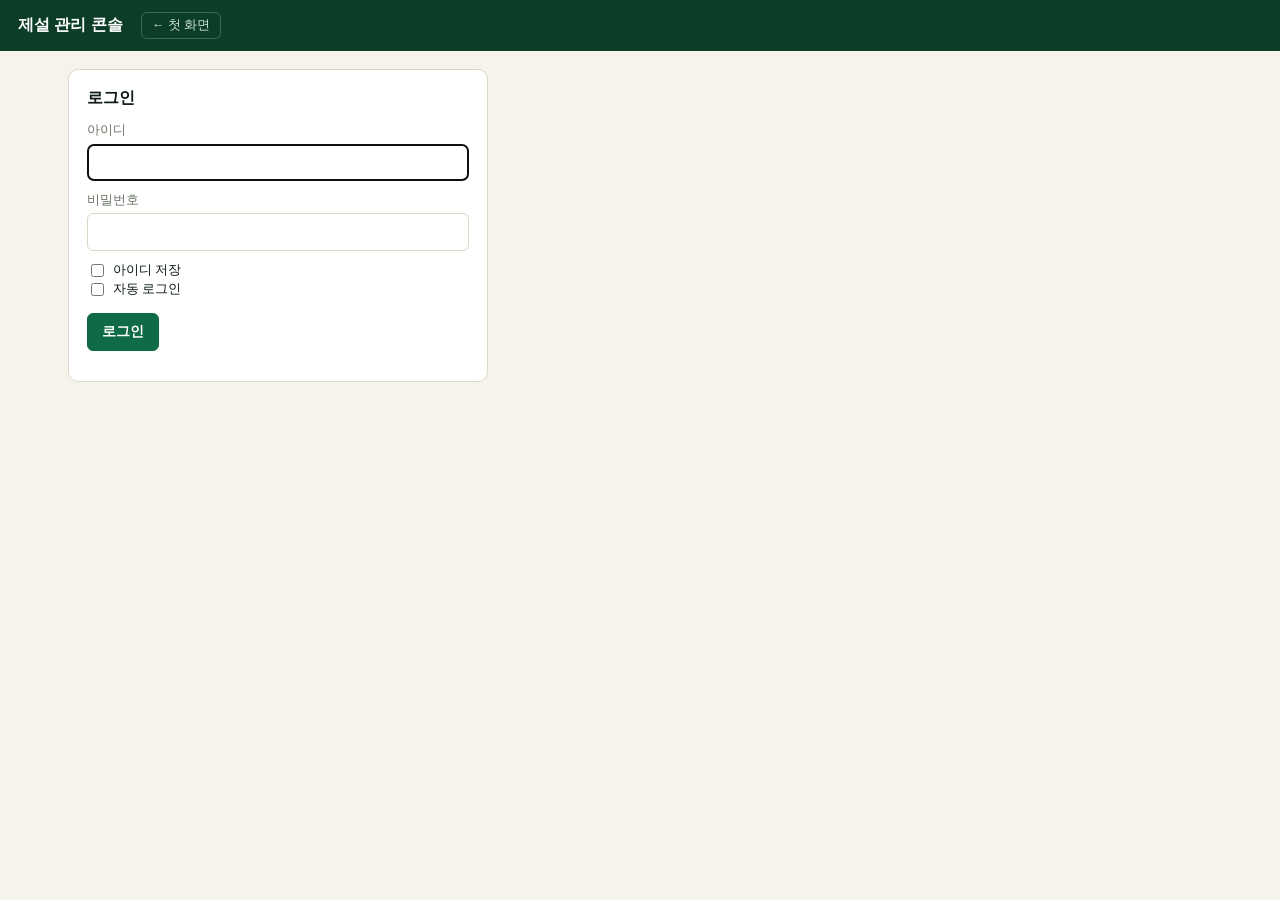
<file: admin/index.html>
<!DOCTYPE html>
<html lang="ko">
<head>
<meta charset="UTF-8">
<meta name="robots" content="noindex, nofollow">
<meta name="viewport" content="width=device-width, initial-scale=1">
<!-- 이 화면은 이 사이트의 스크립트만 실행하고, Supabase(*.supabase.co)로만 연결합니다 -->
<meta http-equiv="Content-Security-Policy" content="default-src 'none'; script-src 'self'; style-src 'self' 'unsafe-inline'; connect-src https://*.supabase.co; img-src 'self' data:; base-uri 'none'; form-action 'none'">
<title>관리 콘솔</title>
<link rel="stylesheet" href="admin.css?v=9c9593ae">
</head>
<body>
<header><b>제설 관리 콘솔</b><a id="homeLink" href="../">← 첫 화면</a><span class="sp"></span><span class="who" id="who"></span><button id="logoutBtn" type="button" hidden>로그아웃</button></header>
<main id="app"><div class="card">불러오는 중…</div></main>
<div id="modal" class="modal" hidden></div>
<script src="../auth/auth.js?v=3964044d"></script>
<script src="policy.js?v=cef916fe"></script>
<script src="admin.js?v=bf993446"></script>
</body>
</html>
</file>
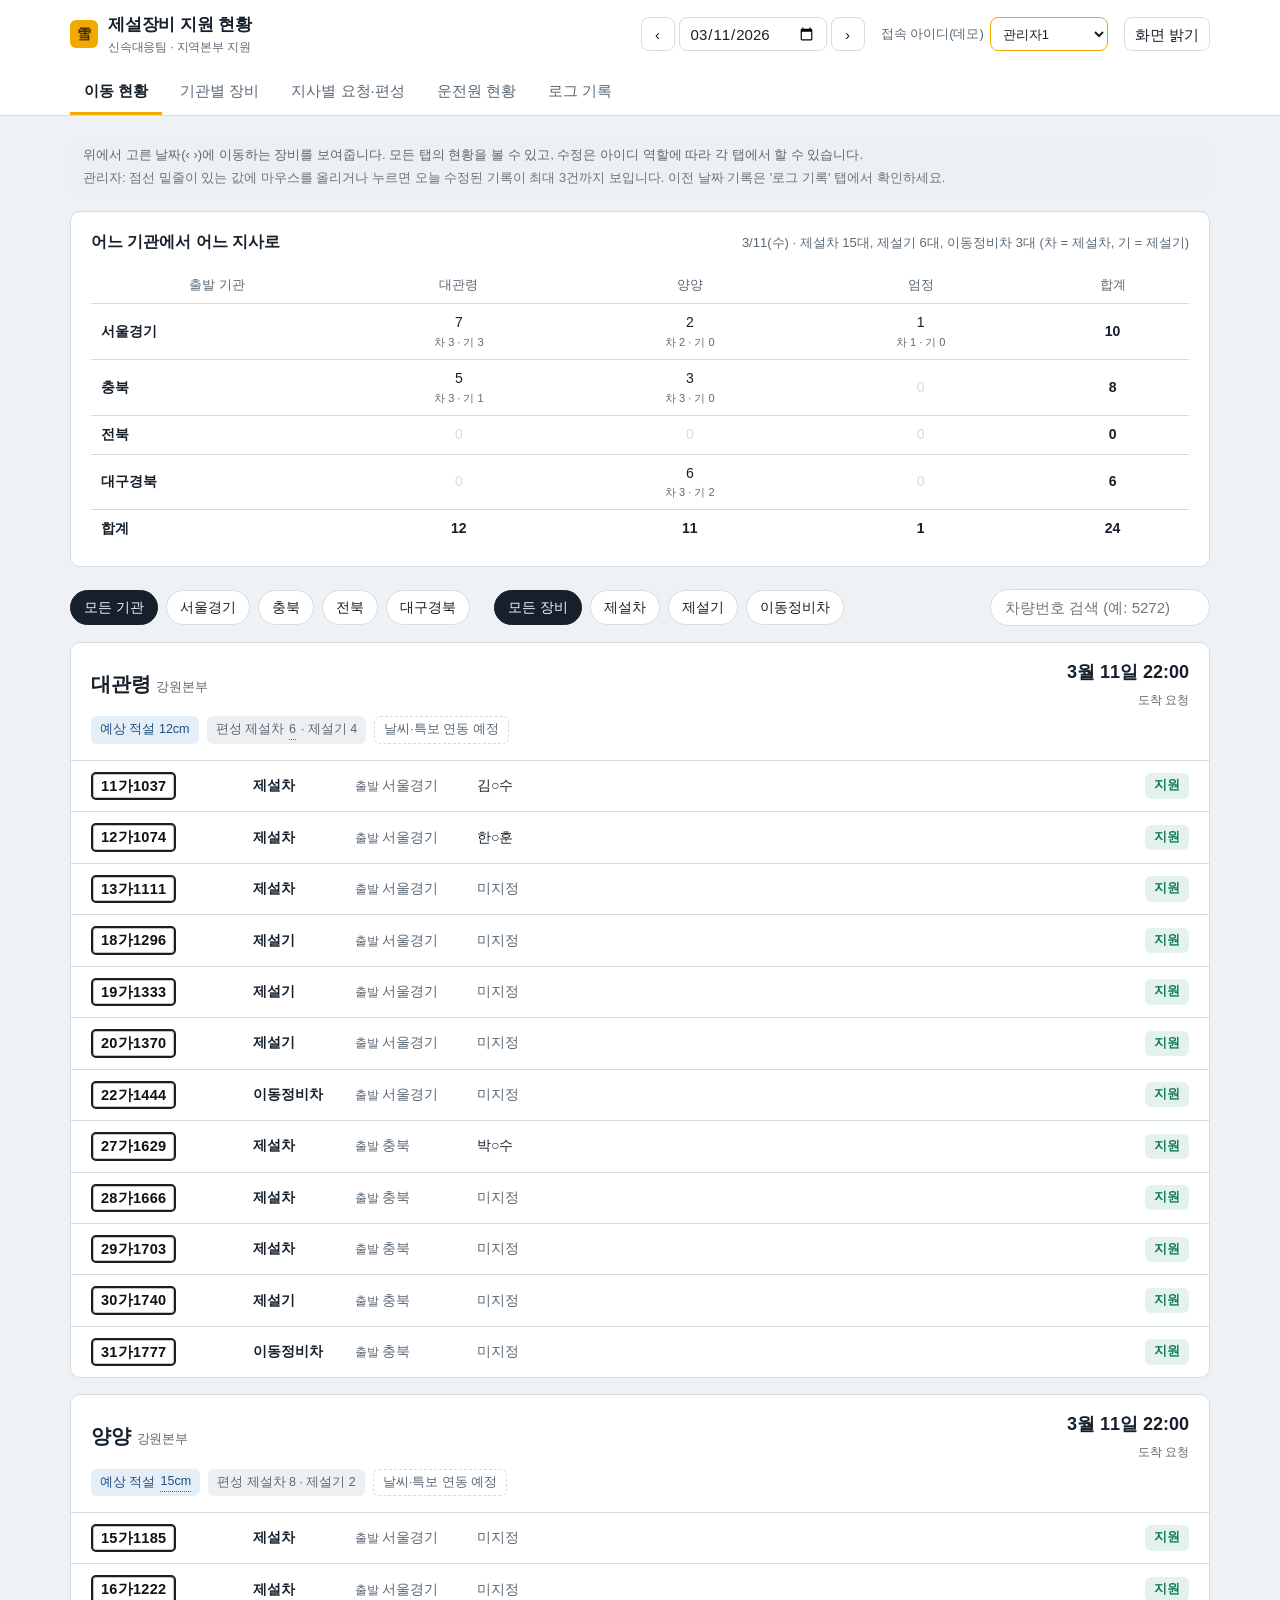
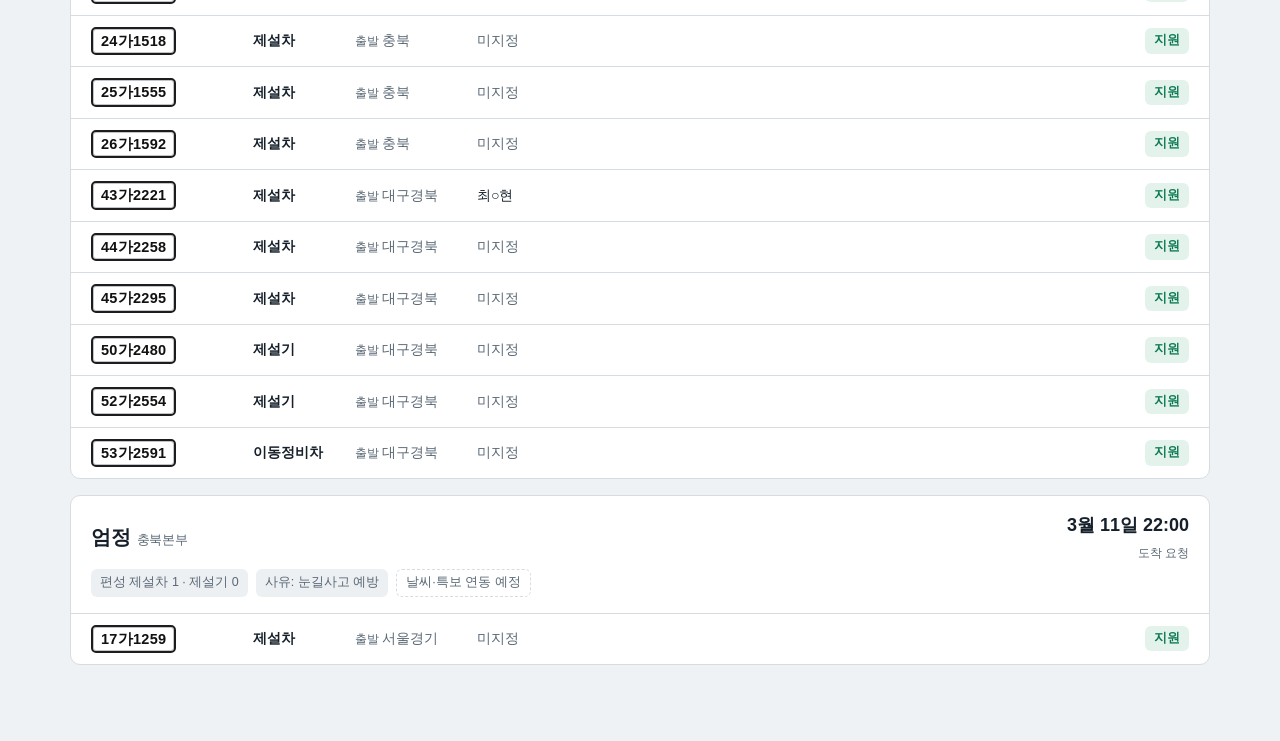
<file: equipment.html>
<!DOCTYPE html>
<html lang="ko">
<head>
<meta charset="UTF-8">
<meta name="robots" content="noindex, nofollow">
<meta name="viewport" content="width=device-width, initial-scale=1, viewport-fit=cover">
<title>제설장비 지원 현황</title>
<style>
/* ============================================================
   색상·글꼴 토큰 — 여기 값만 바꾸면 전체 색이 바뀝니다
   ============================================================ */
:root {
  --bg: #EEF2F5;          /* 눈 온 아침 같은 차가운 흰색 */
  --surface: #FFFFFF;
  --ink: #16202B;          /* 본문 글자 */
  --ink-soft: #5A6875;     /* 보조 글자 */
  --line: #D5DDE3;         /* 구분선 */
  --plow: #F2A900;         /* 제설차 경광등 노랑: 강조 1개 */
  --plow-ink: #3D2C00;
  --go: #0E7A55;           /* 고속도로 표지판 초록: 배정 완료 */
  --go-bg: #E3F3EC;
  --stop: #C42B2B;         /* 특보·지원불가 */
  --stop-bg: #FBE9E9;
  --wait: #6B7785;
  --wait-bg: #EDF0F3;
  --radius: 10px;
  --font: "Apple SD Gothic Neo", "Malgun Gothic", "Noto Sans KR", sans-serif;
  box-sizing: border-box;
  padding-top: env(safe-area-inset-top, 0px);
  padding-bottom: env(safe-area-inset-bottom, 0px);
  color-scheme: light;
}
@media (prefers-color-scheme: dark) {
  :root:not([data-theme="light"]) {
    --bg: #0F151C; --surface: #18212B; --ink: #E7EDF2; --ink-soft: #97A5B2;
    --line: #2A3643; --go: #4CC398; --go-bg: #12342A; --stop: #F07272; --stop-bg: #3A1C1E;
    --wait: #97A5B2; --wait-bg: #232E3A; color-scheme: dark;
  }
}
:root[data-theme="dark"] {
  --bg: #0F151C; --surface: #18212B; --ink: #E7EDF2; --ink-soft: #97A5B2;
  --line: #2A3643; --go: #4CC398; --go-bg: #12342A; --stop: #F07272; --stop-bg: #3A1C1E;
  --wait: #97A5B2; --wait-bg: #232E3A; color-scheme: dark;
}
*, *::before, *::after { box-sizing: inherit; }
html { scroll-padding-top: env(safe-area-inset-top, 0px); }
body {
  margin: 0; background: var(--bg); color: var(--ink);
  font-family: var(--font); font-size: 15px; line-height: 1.55;
  -webkit-font-smoothing: antialiased;
}
button, input, select { font: inherit; color: inherit; }
:focus-visible { outline: 3px solid var(--plow); outline-offset: 2px; border-radius: 4px; }

/* ---------- 상단 바 ---------- */
.topbar {
  position: sticky; top: env(safe-area-inset-top, 0px); z-index: 20;
  background: var(--surface); border-bottom: 1px solid var(--line);
}
.topbar-inner {
  max-width: 1180px; margin: 0 auto; padding: 12px 20px;
  display: flex; align-items: center; gap: 16px; flex-wrap: wrap;
}
.brand { display: flex; align-items: center; gap: 10px; margin-right: auto; }
.brand-mark {
  width: 28px; height: 28px; border-radius: 6px; background: var(--plow);
  display: grid; place-items: center; color: var(--plow-ink); font-weight: 700; font-size: 14px;
}
.brand h1 { font-size: 17px; margin: 0; font-weight: 700; letter-spacing: -0.01em; }
.brand small { display: block; color: var(--ink-soft); font-size: 12px; font-weight: 400; }

.date-nav { display: flex; align-items: center; gap: 4px; }
.date-nav button {
  border: 1px solid var(--line); background: var(--surface); border-radius: 8px;
  width: 34px; height: 34px; cursor: pointer;
}
.date-nav input {
  border: 1px solid var(--line); background: var(--surface); border-radius: 8px;
  height: 34px; padding: 0 10px;
}
.theme-btn { border: 1px solid var(--line); background: var(--surface); border-radius: 8px; height: 34px; padding: 0 10px; cursor: pointer; }

.tabs { max-width: 1180px; margin: 0 auto; padding: 0 20px; display: flex; gap: 4px; overflow-x: auto; }
.tab {
  border: 0; background: none; padding: 10px 14px; cursor: pointer; white-space: nowrap;
  color: var(--ink-soft); font-weight: 500; border-bottom: 3px solid transparent;
}
.tab[aria-selected="true"] { color: var(--ink); border-bottom-color: var(--plow); font-weight: 600; }

main { max-width: 1180px; margin: 0 auto; padding: 20px 20px 60px; }
.panel[hidden] { display: none; }

/* ---------- 요약: 기관 → 지사 이동표 ---------- */
.summary {
  background: var(--surface); border: 1px solid var(--line); border-radius: var(--radius);
  padding: 18px 20px; margin-bottom: 22px;
}
.summary-head { display: flex; justify-content: space-between; align-items: baseline; flex-wrap: wrap; gap: 8px; margin-bottom: 12px; }
.summary-head h2 { margin: 0; font-size: 16px; }
.summary-head p { margin: 0; color: var(--ink-soft); font-size: 13px; }
.matrix-wrap { overflow-x: auto; }
table.matrix { border-collapse: collapse; width: 100%; min-width: 460px; font-variant-numeric: tabular-nums; }
.matrix th, .matrix td { padding: 8px 10px; text-align: center; border-bottom: 1px solid var(--line); font-size: 14px; }
.matrix thead th { color: var(--ink-soft); font-weight: 500; font-size: 13px; }
.matrix th[scope="row"] { text-align: left; font-weight: 600; }
.matrix td.zero { color: var(--line); }
.matrix tfoot td, .matrix tfoot th { font-weight: 700; border-bottom: 0; }
.matrix .sub { display: block; font-size: 11px; color: var(--ink-soft); font-weight: 400; }

/* ---------- 필터 ---------- */
.filters { display: flex; gap: 8px; flex-wrap: wrap; align-items: center; margin-bottom: 16px; }
.chip {
  border: 1px solid var(--line); background: var(--surface); border-radius: 999px;
  padding: 6px 13px; cursor: pointer; font-size: 14px;
}
.chip[aria-pressed="true"] { background: var(--ink); color: var(--bg); border-color: var(--ink); }
.search {
  margin-left: auto; border: 1px solid var(--line); background: var(--surface); border-radius: 999px;
  padding: 6px 14px; min-width: 200px;
}

/* ---------- 도착지(지사)별 묶음 ---------- */
.dest {
  background: var(--surface); border: 1px solid var(--line); border-radius: var(--radius);
  margin-bottom: 16px; overflow: hidden;
}
.dest-head {
  display: grid; grid-template-columns: 1fr auto; gap: 6px 16px; align-items: center;
  padding: 16px 20px; border-bottom: 1px solid var(--line);
}
.dest-name { font-size: 20px; font-weight: 700; margin: 0; letter-spacing: -0.01em; }
.dest-name span { font-size: 13px; color: var(--ink-soft); font-weight: 500; margin-left: 6px; }
.dest-time { text-align: right; }
.dest-time strong { display: block; font-size: 18px; font-variant-numeric: tabular-nums; }
.dest-time small { color: var(--ink-soft); font-size: 12px; }
.dest-meta { grid-column: 1 / -1; display: flex; gap: 8px; flex-wrap: wrap; }
.tag {
  display: inline-flex; align-items: center; gap: 5px; font-size: 12.5px; font-weight: 500;
  padding: 3px 9px; border-radius: 6px; background: var(--wait-bg); color: var(--ink-soft);
}
.tag.snow { background: #E4EEF8; color: #1E4E7C; }
:root[data-theme="dark"] .tag.snow { background: #1B2F44; color: #9CC4EA; }
@media (prefers-color-scheme: dark) { :root:not([data-theme="light"]) .tag.snow { background: #1B2F44; color: #9CC4EA; } }
.tag.warn { background: var(--stop-bg); color: var(--stop); }
.tag.api { border: 1px dashed var(--line); background: transparent; }

/* 장비 한 줄 */
.vrow {
  display: grid; grid-template-columns: 150px 90px 110px 1fr auto; gap: 12px; align-items: center;
  padding: 11px 20px; border-bottom: 1px solid var(--line); width: 100%;
  background: none; border-left: 0; border-right: 0; border-top: 0; text-align: left; cursor: pointer;
}
.vrow:last-child { border-bottom: 0; }
.vrow:hover { background: color-mix(in srgb, var(--plow) 7%, transparent); }
.vtype { font-weight: 600; font-size: 14px; }
.vfrom { color: var(--ink-soft); font-size: 14px; }
.vfrom::before { content: "출발 "; font-size: 12px; }
.vdriver { font-size: 14px; }
.vdriver .empty { color: var(--ink-soft); }

/* 번호판: 이 화면의 핵심 요소 */
.plate {
  display: inline-block; background: #FFFFFF; color: #111;
  border: 2px solid #1D1D1D; border-radius: 5px;
  padding: 1px 8px; font-weight: 700; font-size: 14.5px; letter-spacing: 0.02em;
  font-variant-numeric: tabular-nums; box-shadow: inset 0 0 0 1px #BFC5CA; justify-self: start;
  white-space: nowrap;
}

.status {
  font-size: 12.5px; font-weight: 600; padding: 3px 9px; border-radius: 6px; white-space: nowrap;
}
.status.go { background: var(--go-bg); color: var(--go); }
.status.stop { background: var(--stop-bg); color: var(--stop); }
.status.wait { background: var(--wait-bg); color: var(--wait); }

.empty-state {
  padding: 36px 20px; text-align: center; color: var(--ink-soft);
  background: var(--surface); border: 1px dashed var(--line); border-radius: var(--radius);
}

/* ---------- 장비 목록 탭 ---------- */
.org-grid { display: grid; grid-template-columns: repeat(auto-fill, minmax(260px, 1fr)); gap: 14px; margin-bottom: 22px; }
.org {
  background: var(--surface); border: 1px solid var(--line); border-radius: var(--radius); padding: 16px 18px;
}
.org h3 { margin: 0 0 10px; font-size: 16px; }
.bar { display: flex; height: 8px; border-radius: 4px; overflow: hidden; background: var(--wait-bg); margin-bottom: 10px; }
.bar i { display: block; height: 100%; }
.bar .b-go { background: var(--go); } .bar .b-stop { background: var(--stop); }
.org dl { display: grid; grid-template-columns: 1fr auto; gap: 3px 10px; margin: 0; font-size: 14px; font-variant-numeric: tabular-nums; }
.org dt { color: var(--ink-soft); } .org dd { margin: 0; font-weight: 600; text-align: right; }
.org .contact { margin-top: 12px; padding-top: 10px; border-top: 1px solid var(--line); font-size: 13px; color: var(--ink-soft); }

/* ---------- 지사 현황 탭 ---------- */
.table-wrap { overflow-x: auto; background: var(--surface); border: 1px solid var(--line); border-radius: var(--radius); }
table.branch { border-collapse: collapse; width: 100%; min-width: 820px; font-variant-numeric: tabular-nums; font-size: 14px; }
.branch th, .branch td { padding: 8px 10px; border-bottom: 1px solid var(--line); text-align: center; }
.branch thead th { background: var(--bg); font-weight: 600; font-size: 13px; position: sticky; top: 0; }
.branch thead tr:first-child th { border-bottom: 0; }
.branch td.l, .branch th.l { text-align: left; }
.branch tr.hq td { background: var(--bg); font-weight: 700; cursor: pointer; }
.branch tr.hq td:first-child::before { content: "▾ "; color: var(--ink-soft); }
.branch tr.hq.closed td:first-child::before { content: "▸ "; }
.branch tr.active td { background: color-mix(in srgb, var(--plow) 12%, transparent); }
.branch td.muted { color: var(--ink-soft); }
.plus { color: var(--go); font-weight: 700; }

/* ---------- 상세 시트(드로어) ---------- */
.sheet-backdrop { position: fixed; inset: 0; background: rgba(10,15,20,.45); z-index: 40; }
.sheet {
  position: fixed; z-index: 41; background: var(--surface); color: var(--ink);
  right: 0; top: 0; bottom: 0; width: min(420px, 100%);
  padding: calc(20px + env(safe-area-inset-top, 0px)) 22px calc(20px + env(safe-area-inset-bottom, 0px));
  overflow-y: auto; box-shadow: -8px 0 30px rgba(0,0,0,.18);
  animation: slide .2s ease-out;
}
@keyframes slide { from { transform: translateX(24px); opacity: .6; } }
@media (prefers-reduced-motion: reduce) { .sheet { animation: none; } }
.sheet[hidden], .sheet-backdrop[hidden] { display: none; }
.sheet-close { float: right; border: 1px solid var(--line); background: none; border-radius: 8px; padding: 4px 10px; cursor: pointer; }
.sheet h2 { margin: 6px 0 4px; font-size: 20px; }
.sheet section { margin-top: 20px; }
.sheet h3 { font-size: 13px; color: var(--ink-soft); font-weight: 600; margin: 0 0 8px; }
.kv { display: grid; grid-template-columns: 90px 1fr; gap: 6px 12px; font-size: 14.5px; margin: 0; }
.kv dt { color: var(--ink-soft); } .kv dd { margin: 0; }
.reveal { border: 1px solid var(--line); background: none; border-radius: 6px; padding: 1px 8px; font-size: 13px; cursor: pointer; margin-left: 6px; }
.note { font-size: 12.5px; color: var(--ink-soft); margin-top: 10px; }

/* ---------- 모바일 ---------- */
@media (max-width: 720px) {
  .topbar-inner { padding: 10px 14px; gap: 10px; }
  .tabs { padding: 0 8px; }
  main { padding: 14px 12px 60px; }
  .search { margin-left: 0; width: 100%; }
  .dest-head { padding: 14px 16px; }
  .vrow {
    grid-template-columns: 124px 1fr auto; grid-template-areas: "plate type status" "plate from driver";
    gap: 2px 10px; padding: 12px 16px;
  }
  .vrow .plate { grid-area: plate; } .vrow .vtype { grid-area: type; }
  .vrow .status { grid-area: status; justify-self: end; }
  .vrow .vfrom { grid-area: from; font-size: 13px; } .vrow .vdriver { grid-area: driver; font-size: 13px; text-align: right; }
}

/* ============ v2 추가: 역할·수정·수정기록 ============ */
.muted { color: var(--ink-soft); }
.user-box { display: flex; align-items: center; gap: 6px; font-size: 13px; color: var(--ink-soft); }
.user-box select {
  border: 1px solid var(--plow); background: var(--surface); border-radius: 8px; height: 34px; padding: 0 8px; color: var(--ink);
}
.perm {
  font-size: 13px; padding: 9px 13px; border-radius: 8px; margin-bottom: 14px;
  background: var(--wait-bg); color: var(--ink-soft);
}
.perm.can { background: var(--go-bg); color: var(--go); }
.hint-admin { display: block; margin-top: 3px; opacity: .9; }

input.ci, select.ci {
  border: 1px solid var(--line); background: var(--surface); border-radius: 6px;
  padding: 4px 7px; min-height: 32px; max-width: 100%;
}
input.ci:disabled, select.ci:disabled { opacity: .45; }
input.num { width: 60px; text-align: center; }
input.dt { width: 176px; }
input.rs { width: 130px; }
input.nm { width: 110px; } input.ph { width: 140px; }
input[type="checkbox"].ci { width: 20px; height: 20px; min-height: 0; padding: 0; accent-color: var(--plow); }

/* 수정기록이 있는 값 표시 (관리자에게만) */
[data-hv] { border-bottom: 1px dotted var(--ink-soft); cursor: help; }
input[data-hv], select[data-hv] { border-bottom: 1px dotted var(--ink-soft); }
.tip {
  position: fixed; z-index: 60; max-width: 280px; pointer-events: none;
  background: #16202B; color: #F1F5F8; border-radius: 8px; padding: 9px 11px;
  font-size: 12.5px; line-height: 1.5; box-shadow: 0 6px 20px rgba(0,0,0,.3);
}
.tip[hidden] { display: none; }
.tip b { color: var(--plow); font-weight: 600; }
.tip div + div { margin-top: 4px; padding-top: 4px; border-top: 1px solid #33424F; opacity: .85; }

.btn { border: 1px solid var(--line); background: var(--surface); border-radius: 8px; padding: 6px 12px; cursor: pointer; font-size: 14px; }
.btn.primary { background: var(--plow); border-color: var(--plow); color: var(--plow-ink); font-weight: 600; }
.btn.danger { color: var(--stop); }
.btn.sm { padding: 2px 9px; font-size: 13px; }

table.eq, table.drv { border-collapse: collapse; width: 100%; font-size: 14px; }
.eq th, .eq td, .drv th, .drv td { padding: 8px 10px; border-bottom: 1px solid var(--line); text-align: left; vertical-align: middle; }
.eq thead th, .drv thead th { background: var(--bg); font-size: 13px; font-weight: 600; position: sticky; top: 0; }
table.eq { min-width: 780px; } table.drv { min-width: 640px; }
.eq td:first-child, .eq th:first-child { position: sticky; left: 0; background: var(--surface); z-index: 1; }
.eq thead th:first-child { background: var(--bg); }
.table-wrap.tall { max-height: 70vh; overflow: auto; }
.section-title { font-size: 15px; font-weight: 600; margin: 22px 0 10px; }
.branch tr.mine td:first-child { box-shadow: inset 3px 0 0 var(--plow); }
.branch input.ci, .branch select.ci { min-height: 30px; }
.branch td.l, .branch th.l { white-space: nowrap; }
table.branch { min-width: 1080px; }

/* 저장 바: 수정 권한이 있는 아이디에게만 보임 */
.savebar {
  position: sticky; bottom: env(safe-area-inset-bottom, 0px); z-index: 15; margin-top: 16px;
  display: flex; align-items: center; gap: 8px; justify-content: flex-end; flex-wrap: wrap;
  background: var(--surface); border: 1px solid var(--line); border-radius: var(--radius);
  padding: 10px 14px; box-shadow: 0 -4px 16px rgba(0,0,0,.08);
}
.savebar[hidden] { display: none; }
.savebar .save-state { margin-right: auto; font-size: 13.5px; color: var(--ink-soft); }
.savebar.dirty { border-color: var(--plow); }
.savebar.dirty .save-state { color: var(--ink); font-weight: 600; }
.savebar.dirty .save-state::before { content: "● "; color: var(--plow); }
.savebar .btn { min-height: 38px; padding: 6px 18px; }
.savebar .btn:disabled { opacity: .4; cursor: default; }
.toast {
  position: fixed; left: 50%; transform: translateX(-50%); bottom: calc(84px + env(safe-area-inset-bottom, 0px));
  z-index: 70; background: #16202B; color: #F1F5F8; padding: 10px 16px; border-radius: 10px;
  font-size: 14px; max-width: calc(100% - 32px); box-shadow: 0 6px 20px rgba(0,0,0,.3);
}
.toast.err { background: var(--stop); color: #fff; }
.toast[hidden] { display: none; }

table.logt { border-collapse: collapse; width: 100%; min-width: 900px; font-size: 13.5px; font-variant-numeric: tabular-nums; }
.logt th, .logt td { padding: 8px 10px; border-bottom: 1px solid var(--line); text-align: left; vertical-align: top; }
.logt thead th { background: var(--bg); font-size: 13px; font-weight: 600; position: sticky; top: 0; }
.logt td.t { white-space: nowrap; color: var(--ink-soft); }
.logt td.ip { color: var(--ink-soft); white-space: nowrap; }
.filters select.ci { min-height: 36px; border-radius: 999px; padding: 4px 12px; }

table.eq { min-width: 1180px; }
.eq td:nth-child(2), .eq td:nth-child(3), .eq th { white-space: nowrap; }
.dcell { display: flex; flex-wrap: wrap; gap: 4px 6px; align-items: center; min-width: 270px; }
.dchip { display: inline-flex; align-items: center; gap: 2px; }
.dchip input.ci { width: 138px; font-size: 13px; padding: 2px 5px; }
.dphone { font-size: 12.5px; color: var(--ink-soft); margin-top: 4px; }
.eq select.ci { min-width: 128px; }

table.eq { min-width: 1100px; }
.slot { display: flex; flex-direction: column; gap: 3px; min-width: 126px; }
.slot input.ci { width: 128px; font-size: 12.5px; padding: 2px 4px; min-height: 30px; }
.slot-x { display: flex; gap: 3px; align-items: center; }
.eq .slot select.ci { min-width: 0; width: 94px; font-size: 12.5px; min-height: 30px; padding: 2px 4px; }
.sl-d { font-weight: 600; white-space: nowrap; } .sl-x { color: var(--ink-soft); font-size: 13px; }

.status-wrap { display: inline-flex; gap: 6px; align-items: center; justify-content: flex-end; flex-wrap: wrap; }
@media (max-width: 720px) { .vrow .status-wrap { grid-area: status; justify-self: end; } }
.slot-x { margin-top: 0; }
</style>
</head>
<body>

<header class="topbar">
  <div class="topbar-inner">
    <div class="brand">
      <div class="brand-mark" aria-hidden="true">雪</div>
      <h1>제설장비 지원 현황<small>신속대응팀 · 지역본부 지원</small></h1>
    </div>
    <div class="date-nav" aria-label="지원일자 선택">
      <button type="button" id="prevDay" aria-label="전날">‹</button>
      <input type="date" id="dateInput" aria-label="지원일자">
      <button type="button" id="nextDay" aria-label="다음날">›</button>
    </div>
    <label class="user-box">접속 아이디(데모)
      <select id="userSel" aria-label="접속 아이디 선택(데모용)"></select>
    </label>
    <button type="button" class="theme-btn" id="themeBtn">화면 밝기</button>
  </div>
  <nav class="tabs" role="tablist">
    <button class="tab" role="tab" aria-selected="true" data-tab="move">이동 현황</button>
    <button class="tab" role="tab" aria-selected="false" data-tab="fleet">기관별 장비</button>
    <button class="tab" role="tab" aria-selected="false" data-tab="branch">지사별 요청·편성</button>
    <button class="tab" role="tab" aria-selected="false" data-tab="driver">운전원 현황</button>
    <button class="tab" role="tab" aria-selected="false" data-tab="log" id="logTabBtn" hidden>로그 기록</button>
  </nav>
</header>

<main>
  <!-- ===== 이동 현황 ===== -->
  <section class="panel" id="panel-move">
    <div class="perm" id="perm-move"></div>
    <div class="summary">
      <div class="summary-head">
        <h2>어느 기관에서 어느 지사로</h2>
        <p id="summaryNote"></p>
      </div>
      <div class="matrix-wrap"><table class="matrix" id="matrix"></table></div>
    </div>
    <div class="filters" id="filters"></div>
    <div id="destList"></div>
  </section>

  <!-- ===== 기관별 장비 ===== -->
  <section class="panel" id="panel-fleet" hidden>
    <div class="perm" id="perm-fleet"></div>
    <div class="org-grid" id="orgGrid"></div>
    <div class="filters" id="fleetFilters"></div>
    <div class="table-wrap tall"><table class="eq" id="eqTable"></table></div>
    <div class="savebar" id="save-fleet" hidden>
      <span class="save-state" aria-live="polite"></span>
      <button type="button" class="btn" data-revert="fleet">되돌리기</button>
      <button type="button" class="btn primary" data-save="fleet">저장</button>
    </div>
  </section>

  <!-- ===== 지사별 요청·편성 ===== -->
  <section class="panel" id="panel-branch" hidden>
    <div class="perm" id="perm-branch"></div>
    <div class="filters">
      <button type="button" class="chip" id="onlyActive" aria-pressed="true">요청 있는 지사만</button>
    </div>
    <div class="table-wrap"><table class="branch" id="branchTable"></table></div>
    <div class="savebar" id="save-branch" hidden>
      <span class="save-state" aria-live="polite"></span>
      <button type="button" class="btn" data-revert="branch">되돌리기</button>
      <button type="button" class="btn primary" data-save="branch">저장</button>
    </div>
  </section>

  <!-- ===== 운전원 현황 ===== -->
  <section class="panel" id="panel-driver" hidden>
    <div class="perm" id="perm-driver"></div>
    <div class="filters" id="drvFilters"></div>
    <div class="table-wrap"><table class="drv" id="drvTable"></table></div>
    <div class="savebar" id="save-driver" hidden>
      <span class="save-state" aria-live="polite"></span>
      <button type="button" class="btn" data-revert="driver">되돌리기</button>
      <button type="button" class="btn primary" data-save="driver">저장</button>
    </div>
  </section>

  <!-- ===== 로그 기록 (관리자만) ===== -->
  <section class="panel" id="panel-log" hidden>
    <div class="perm" id="perm-log"></div>
    <div class="filters" id="logFilters"></div>
    <div class="table-wrap tall"><table class="logt" id="logTable"></table></div>
  </section>
</main>

<div class="sheet-backdrop" id="backdrop" hidden></div>
<aside class="sheet" id="sheet" hidden role="dialog" aria-modal="true" aria-labelledby="sheetTitle"></aside>
<div class="tip" id="tip" hidden role="tooltip"></div>
<div class="toast" id="toast" hidden role="status"></div>

<script>
/* ============================================================
   [1] 접속 아이디와 역할 (지금은 데모용 선택창)
   실제 운영에서는 로그인 결과(서버가 알려주는 역할)로 대체합니다.
   ⚠ 이 파일 안의 권한 검사는 "화면 정리용"일 뿐입니다.
     누구든 브라우저에서 코드를 바꿀 수 있으므로,
     '누가 무엇을 수정할 수 있는지'는 반드시 서버(DB 규칙)에서도 막아야 합니다.
   ============================================================ */
const USERS = {
  admin1: { label: "관리자1",  role: "admin" },
  admin2: { label: "관리자2",  role: "admin" },
  br1:    { label: "대관령지사", role: "branch", branch: "대관령" },
  br2:    { label: "양양지사",   role: "branch", branch: "양양" },
  br3:    { label: "엄정지사",   role: "branch", branch: "엄정" },
  eq1:    { label: "지원장비",   role: "equip" }
};
const state = { uid: "admin1", org: "전체", type: "전체", q: "", onlyActive: true,
  closedHq: new Set(), fleetOrg: "전체", drvOrg: "전체", revealed: new Set() };
const me = () => USERS[state.uid];
const isAdmin = () => me().role === "admin";
const canVeh = () => me().role === "admin" || me().role === "equip";   // 기관별 장비
const canDrv = canVeh;                                                    // 운전원 현황
const canBranch = b => isAdmin() || (me().role === "branch" && me().branch === b); // 본인 지사만

/* ============================================================
   [2] 데이터 — 엑셀 내용을 옮긴 샘플 (운전원 이름·번호는 가짜)
   나중에 서버에서 같은 모양으로 받아오면 됩니다.
   ============================================================ */
// 샘플: 지원 장비마다 '일자별 지원 기관' 만들기 (실제로는 서버/입력값)
const SAMPLE_DAYS = { "대관령": ["2026-03-11", "2026-03-12", "2026-03-13"], "양양": ["2026-03-11", "2026-03-12"], "엄정": ["2026-03-11"] };
const sampleDays = (status, dest) => status === "O" && dest ? (SAMPLE_DAYS[dest] || []).map(d => [d, [dest]]) : [];
const DATA = {
  date: "2026-03-11",
  orgs: ["서울경기", "충북", "전북", "대구경북"],
  // 지사가 요청한 내용 (지사 이름이 키). 없는 지사는 요청 없음
  requests: {
    "대관령": { snowCm: 12, warning: false, req: { truck: 4, blower: 6 }, assigned: { truck: 6, blower: 4 }, arrive: "2026-03-11T22:00", reason: "" },
    "양양":   { snowCm: 15, warning: false, req: { truck: 8, blower: 2 }, assigned: { truck: 8, blower: 2 }, arrive: "2026-03-11T22:00", reason: "" },
    "엄정":   { snowCm: null, warning: false, req: { truck: 1, blower: 0 }, assigned: { truck: 1, blower: 0 }, arrive: "2026-03-11T22:00", reason: "눈길사고 예방" }
  },
  // 운전원 명단 (이름·전화번호). 장비의 driverIds가 여기 id를 가리킵니다 → 나중에 기관별 장비에서 끌어오기
  drivers: [
    { id: "d1", org: "서울경기", name: "김철수", phone: "010-0000-0001" },
    { id: "d2", org: "서울경기", name: "이영호", phone: "010-0000-0002" },
    { id: "d3", org: "충북",     name: "박민수", phone: "010-0000-0003" },
    { id: "d4", org: "대구경북", name: "최동현", phone: "010-0000-0004" },
    { id: "d5", org: "전북",     name: "정우진", phone: "010-0000-0005" },
    { id: "d6", org: "서울경기", name: "한지훈", phone: "010-0000-0006" }
  ],
  vehicles: [
    ["서울경기","제설차","11가1037","O","대관령","직영","기간제"],
    ["서울경기","제설차","12가1074","O","대관령","직영","기간제"],
    ["서울경기","제설차","13가1111","O","대관령","직영","기간제"],
    ["서울경기","제설차","14가1148","","","직영","기간제"],
    ["서울경기","제설차","15가1185","O","양양","직영","기간제"],
    ["서울경기","제설차","16가1222","O","양양","직영","직영"],
    ["서울경기","제설차","17가1259","O","엄정","직영","기간제"],
    ["서울경기","제설기","18가1296","O","대관령","직영","직영"],
    ["서울경기","제설기","19가1333","O","대관령","직영","직영"],
    ["서울경기","제설기","20가1370","O","대관령","직영","직영"],
    ["서울경기","제설기","21가1407","","","직영","직영"],
    ["서울경기","이동정비차","22가1444","O","대관령","직영","직영"],
    ["충북","제설차","23가1481","","","직영","직영"],
    ["충북","제설차","24가1518","O","양양","직영","직영"],
    ["충북","제설차","25가1555","O","양양","직영","기간제"],
    ["충북","제설차","26가1592","O","양양","직영","직영"],
    ["충북","제설차","27가1629","O","대관령","직영","기간제"],
    ["충북","제설차","28가1666","O","대관령","직영","직영"],
    ["충북","제설차","29가1703","O","대관령","직영","직영"],
    ["충북","제설기","30가1740","O","대관령","직영","직영"],
    ["충북","이동정비차","31가1777","O","대관령","직영","직영"],
    ["전북","제설차","32가1814","","","직영","파견"],
    ["전북","제설차","33가1851","","","직영","기간제"],
    ["전북","제설차","34가1888","","","직영","기간제"],
    ["전북","제설차","35가1925","","","직영","기간제"],
    ["전북","제설차","36가1962","","","직영","기간제"],
    ["전북","제설차","37가1999","","","직영","직영"],
    ["전북","제설차","38가2036","","","직영","기간제"],
    ["전북","제설차","39가2073","","","직영","기간제"],
    ["전북","제설차","40가2110","","","직영","파견"],
    ["전북","제설기","41가2147","","","직영","파견"],
    ["전북","이동정비차","42가2184","","","직영","직영"],
    ["대구경북","제설차","43가2221","O","양양","직영","기간제"],
    ["대구경북","제설차","44가2258","O","양양","기간제","기간제"],
    ["대구경북","제설차","45가2295","O","양양","직영","기간제"],
    ["대구경북","제설차","46가2332","X","","직영","직영"],
    ["대구경북","제설차","47가2369","X","","직영","기간제"],
    ["대구경북","제설차","48가2406","X","","직영","직영"],
    ["대구경북","제설기","49가2443","X","","직영","직영"],
    ["대구경북","제설기","50가2480","O","양양","직영","직영"],
    ["대구경북","제설기","51가2517","X","","직영","기간제"],
    ["대구경북","제설기","52가2554","O","양양","직영","기간제"],
    ["대구경북","이동정비차","53가2591","O","양양","직영","직영"]
  ].map(([org, type, plate, status, dest, k1, k2]) =>
    ({ org, type, plate, status, kinds: [k1, k2], driverIds: [null, null], days: sampleDays(status, dest) })),
  branches: {
    "수도권":   [["인천",16,0],["시흥",19,0],["군포",17,0],["화성",19,0],["파주",6,0],["구리포천부",12,0]],
    "서울경기": [["수원",19,1],["경기광주",19,0],["동서울",17,1],["이천",21,1],["용인",18,0]],
    "강원":     [["원주",14,1],["대관령",24,5],["홍천",14,2],["춘천",18,2],["강릉",20,2],["양양",21,2]],
    "충북":     [["진천",14,0],["제천",16,1],["충주",12,1],["보은",15,0],["엄정",17,1],["상주",10,0]],
    "대전충남": [["천안",20,0],["대전",15,0],["영동",16,0],["당진",18,1],["공주",15,0],["부여",13,0]],
    "전북":     [["전주",20,1],["부안",18,1],["무주",14,1],["논산",14,0],["진안",20,0],["보령",14,1]],
    "광주전남": [["광주",17,1],["담양",13,1],["순천",8,0],["함평",18,1],["구례",16,1],["보성",16,1],["남원",11,0]],
    "대구경북": [["구미",12,0],["대구",19,0],["군위",10,0],["영천",10,0],["고령",10,0],["영주",10,0],["성주",10,0],["청송",18,0]],
    "부산경남": [["울산",8,0],["양산",9,0],["창원",10,0],["진주",9,0],["산청",8,1],["경주",7,0],["창녕",7,0],["고성",4,0],["서울산",8,0],["밀양",8,0]]
  }
};
Object.entries({ "11가1037": ["d1","d2"], "12가1074": ["d6",null], "27가1629": ["d3",null],
   "43가2221": ["d4",null], "32가1814": ["d5",null] })
  .forEach(([p, ids]) => { DATA.vehicles.find(v => v.plate === p).driverIds = ids; });
// 한 장비가 일자별로 다른 기관으로 가고, 하루에 여러 기관을 들르는 예 (13일: 대관령 → 양양)
DATA.vehicles.find(v => v.plate === "11가1037").days =
  [["2026-03-11", ["대관령"]], ["2026-03-12", ["대관령"]], ["2026-03-13", ["대관령", "양양"]], ["2026-03-14", ["대관령"]], ["2026-03-15", ["양양"]]];

/* 로그(기록): 접속·수정·조회 등을 한 줄씩 쌓는 장부입니다. 수정기록 말풍선도 여기서 꺼내 씁니다.
   ⚠ 실제 운영에서는 서버가 기록하고(IP 포함), 일반 사용자는 고치거나 지울 수 없어야 합니다.
   아래는 화면 시연용 샘플이며, IP는 문서용 예시 주소(203.0.113.x)입니다. */
function seedAt(dayOffset, h, m) {
  const d = new Date(); d.setDate(d.getDate() + dayOffset); d.setHours(h, m, 0, 0);
  if (dayOffset === 0) return new Date(Math.min(d.getTime(), Date.now() - (24 * 60 - (h * 60 + m)) * 1000)).toISOString();
  return d.toISOString();
}
const E = (day, h, m, by, ip, kind, tab, key, from, to) => ({ at: seedAt(day, h, m), by, ip, kind, tab, key, from, to });
const LOG = [
  E(-1, 13, 55, "지원장비",   "203.0.113.35", "접속"),
  E(-1, 14, 2,  "지원장비",   "203.0.113.35", "수정", "운전원 현황", "drv:d1:phone", "010-0000-0010", "010-0000-0001"),
  E(-1, 16, 10, "대관령지사", "203.0.113.42", "접속"),
  E(-1, 16, 20, "대관령지사", "203.0.113.42", "수정", "지사별 요청·편성", "req:대관령:req.truck", 2, 4),
  E(-1, 17, 5,  "양양지사",   "203.0.113.21", "수정", "지사별 요청·편성", "req:양양:snowCm", 8, 10),
  E(0, 7, 20,  "양양지사",   "203.0.113.21", "접속"),
  E(0, 7, 30,  "양양지사",   "203.0.113.21", "수정", "지사별 요청·편성", "req:양양:snowCm", 10, 12),
  E(0, 7, 45,  "지원장비",   "203.0.113.35", "접속"),
  E(0, 7, 50,  "지원장비",   "203.0.113.35", "수정", "기관별 장비", "veh:11가1037:status", "", "O"),
  E(0, 7, 51,  "지원장비",   "203.0.113.35", "수정", "기관별 장비", "veh:11가1037:days", [], DATA.vehicles.find(v => v.plate === "11가1037").days.slice(0, 3)),
  E(0, 8, 10,  "양양지사",   "203.0.113.21", "수정", "지사별 요청·편성", "req:양양:snowCm", 12, 13),
  E(0, 8, 50,  "관리자2",    "203.0.113.11", "접속"),
  E(0, 9, 0,   "관리자2",    "203.0.113.11", "수정", "지사별 요청·편성", "req:양양:snowCm", 13, 14),
  E(0, 9, 40,  "관리자1",    "203.0.113.10", "수정", "지사별 요청·편성", "req:양양:snowCm", 14, 15),
  E(0, 9, 41,  "관리자2",    "203.0.113.11", "수정", "지사별 요청·편성", "req:대관령:assigned.truck", 4, 6)
].map(l => ({ target: null, ...l }));
LOG.sort((x, y) => x.at.localeCompare(y.at));

/* ============================================================
   [3] 도우미
   ============================================================ */
function esc(v) {   // XSS 방지: 화면에 글자를 넣을 땐 항상 이 함수를 거칩니다
  return String(v ?? "").replace(/[&<>"']/g, c =>
    ({ "&": "&amp;", "<": "&lt;", ">": "&gt;", '"': "&quot;", "'": "&#39;" }[c]));
}
const maskName = n => (!n ? "" : n.length < 2 ? n : n[0] + "○" + n.slice(2));
const maskPhone = p => (p || "").replace(/(\d{3})-?(\d{3,4})-?(\d{4})/, "$1-****-$3");
const p2 = n => String(n).padStart(2, "0");
function fmtTime(iso) {
  if (!iso) return "미정";
  const d = new Date(iso);
  return `${d.getMonth() + 1}월 ${d.getDate()}일 ${p2(d.getHours())}:${p2(d.getMinutes())}`;
}
function fmtShort(iso) { const d = new Date(iso); return `${d.getMonth() + 1}/${d.getDate()} ${p2(d.getHours())}:${p2(d.getMinutes())}`; }
const TYPES = ["제설차", "제설기", "이동정비차"];
const STATUS = { O: ["go", "지원"], X: ["stop", "지원 불가"], "": ["wait", "미정"] };
const hqOf = b => Object.keys(DATA.branches).find(h => DATA.branches[h].some(r => r[0] === b));
const WD = "일월화수목금토";
function fmtMD(iso) { const [y, m, d] = iso.split("-").map(Number); return `${m}/${d}(${WD[new Date(y, m - 1, d).getDay()]})`; }
const driverOf = (v, i) => DATA.drivers.find(d => d.id === v.driverIds[i]);
const sameDay = iso => new Date(iso).toDateString() === new Date().toDateString();
const todayEdits = k => LOG.filter(l => l.kind === "수정" && l.key === k && sameDay(l.at));   // 말풍선은 '오늘' 수정분만
const hasHist = k => todayEdits(k).length > 0;
const TAB_NAME = { fleet: "기관별 장비", branch: "지사별 요청·편성", driver: "운전원 현황" };
const FIELD = { "req.truck": "요청 제설차", "req.blower": "요청 제설기", "assigned.truck": "편성 제설차", "assigned.blower": "편성 제설기",
  snowCm: "예상 적설", warning: "특보", arrive: "도착 요청", reason: "사유", status: "지원 여부", days: "지원 일자·기관", driver0: "운전원 1", driver1: "운전원 2", name: "이름", phone: "전화번호", org: "기관" };
function describeKey(key) {
  const [t, id, f] = key.split(":"), fl = FIELD[f] || f;
  if (t === "req") return `${id} 지사 · ${fl}`;
  if (t === "veh") return `${id} · ${fl}`;
  const d = DATA.drivers.find(x => x.id === id);
  return `${d && d.name ? maskName(d.name) : "운전원"} · ${fl}`;
}
function logAdd(o) { LOG.push({ at: new Date().toISOString(), by: me().label, ip: "-", key: null, from: null, to: null, ...o }); }

/* ---------- 값 읽기·쓰기 (키 하나로 어떤 값이든) ---------- */
function getVal(key) {
  const [t, id, f] = key.split(":");
  if (t === "req") {
    const r = DATA.requests[id];
    if (!r) return f === "snowCm" ? null : f === "warning" ? false : f === "arrive" || f === "reason" ? "" : 0;
    return f.split(".").reduce((o, k) => o[k], r);
  }
  if (t === "veh") { const v = DATA.vehicles.find(x => x.plate === id); return f.startsWith("driver") ? v.driverIds[+f.slice(6)] : v[f]; }
  if (t === "drv") return DATA.drivers.find(d => d.id === id)[f];
}
function putVal(key, val) {
  const [t, id, f] = key.split(":");
  if (t === "req") {
    const r = DATA.requests[id] ||= { snowCm: null, warning: false, req: { truck: 0, blower: 0 }, assigned: { truck: 0, blower: 0 }, arrive: "", reason: "" };
    const path = f.split("."); const last = path.pop();
    path.reduce((o, k) => o[k], r)[last] = val;
  } else if (t === "veh") {
    const v = DATA.vehicles.find(x => x.plate === id);
    if (f.startsWith("driver")) v.driverIds[+f.slice(6)] = val || null;
    else v[f] = Array.isArray(val) ? JSON.parse(JSON.stringify(val)) : val;
  }
  else if (t === "drv") DATA.drivers.find(d => d.id === id)[f] = val;
}
function allowed(key) {   // 이 아이디가 이 값을 고칠 수 있는가 (화면용 검사. 서버에서도 똑같이 막아야 함)
  const [t, id] = key.split(":");
  if (t === "req") return canBranch(id);
  return canVeh();
}
function commitRaw(key, val) {
  if (!allowed(key)) return false;
  const old = getVal(key);
  if (String(old ?? "") === String(val ?? "")) return false;
  putVal(key, val);
  PENDING.push({ key, from: old, to: val });   // 저장 버튼을 누를 때 수정기록으로 확정
  return true;
}
function commit(key, val) {
  if (!commitRaw(key, val)) return;
  const [t, id, f] = key.split(":");
  if (t === "veh" && f === "status" && val !== "O") commitRaw(`veh:${id}:days`, []); // 지원 아님 → 도착지 비움
  // TODO: 여기서 서버에 저장 요청을 보냅니다
  const light = (t === "drv" && (f === "name" || f === "phone")) || (t === "req" && f === "reason");
  if (light) { hideTip(); renderMatrix(); renderDest(); renderFleet(); updateSavebars(); }   // 입력 중인 칸은 다시 그리지 않음(연속 입력 보호)
  else refreshKeepFocus();
}

/* ---------- 저장 기능: 저장 전 변경은 '임시', 저장 버튼을 눌러야 확정 ---------- */
const PENDING = [];   // 아직 저장하지 않은 변경 목록
const SNAP = {};      // 마지막으로 저장한 상태(되돌리기용 사본)
const TABS = ["fleet", "branch", "driver"];
const tabOf = key => ({ req: "branch", veh: "fleet", drv: "driver" })[key.split(":")[0]];
const slice = {
  fleet:  () => JSON.stringify(DATA.vehicles.map(v => [v.plate, v.status, v.days, v.driverIds])),
  branch: () => JSON.stringify(DATA.requests),
  driver: () => JSON.stringify(DATA.drivers)
};
const takeSnap = t => { SNAP[t] = slice[t](); };
const isDirty = t => slice[t]() !== SNAP[t];
const canEditTab = t => t === "branch" ? (isAdmin() || me().role === "branch") : canVeh();
function dropPending(t) { for (let i = PENDING.length - 1; i >= 0; i--) if (tabOf(PENDING[i].key) === t) PENDING.splice(i, 1); }
function restore(t) {
  const s = JSON.parse(SNAP[t]);
  if (t === "fleet") s.forEach(([p, st, ds, ids]) => { const v = DATA.vehicles.find(x => x.plate === p); v.status = st; v.days = ds; v.driverIds = ids; });
  else if (t === "branch") DATA.requests = s;
  else DATA.drivers = s;
  dropPending(t);
}
let toastTimer;
function toast(msg, isErr) {
  const el = document.getElementById("toast");
  el.textContent = msg; el.className = "toast" + (isErr ? " err" : ""); el.hidden = false;
  clearTimeout(toastTimer); toastTimer = setTimeout(() => { el.hidden = true; }, 3500);
}
function saveTab(t) {
  if (!canEditTab(t) || !isDirty(t)) return;
  if (t === "driver") {   // 저장 전 입력 확인
    if (DATA.drivers.some(d => !d.name.trim())) return toast("이름이 비어 있는 운전원이 있습니다. 이름을 입력하거나 삭제해 주세요.", true);
    const bad = DATA.drivers.find(d => d.phone && !/^01\d-?\d{3,4}-?\d{4}$/.test(d.phone));
    if (bad) return toast(`전화번호 형식을 확인해 주세요 (${maskName(bad.name)}). 예: 010-1234-5678`, true);
  }
  // 같은 칸을 여러 번 고쳤으면 "처음 값 → 마지막 값" 한 건으로 합칩니다
  const merged = new Map();
  PENDING.filter(p => tabOf(p.key) === t).forEach(p => { const e = merged.get(p.key); if (e) e.to = p.to; else merged.set(p.key, { ...p }); });
  // TODO: 여기서 서버에 저장 요청을 보내고, 성공했을 때만 아래를 실행합니다 (실패하면 toast로 알리고 그대로 둠)
  let added = [], removed = [];
  if (t === "driver") {   // 운전원을 새로 넣거나 뺀 것도 기록
    const before = JSON.parse(SNAP.driver);
    added = DATA.drivers.filter(d => !before.some(b => b.id === d.id));
    removed = before.filter(b => !DATA.drivers.some(d => d.id === b.id));
    added.forEach(d => logAdd({ kind: "추가", tab: TAB_NAME.driver, target: `${maskName(d.name)} (${d.org})` }));
    removed.forEach(d => logAdd({ kind: "삭제", tab: TAB_NAME.driver, target: `${maskName(d.name) || "(이름 없음)"} (${d.org})` }));
  }
  let n = 0;
  merged.forEach((p, key) => {
    if (added.some(d => key.startsWith("drv:" + d.id + ":"))) return;   // 새 운전원의 입력값은 '추가' 한 건으로 갈음
    if (String(p.from ?? "") !== String(p.to ?? "")) {
      logAdd({ kind: "수정", tab: TAB_NAME[t], key, target: describeKey(key), from: p.from, to: p.to }); n++;
    }
  });
  const total = n + added.length + removed.length;
  dropPending(t); takeSnap(t); refresh();
  toast(total ? `저장했습니다 (${total}건)` : "저장했습니다");
}
function updateSavebars() {
  TABS.forEach(t => {
    const bar = document.getElementById("save-" + t), can = canEditTab(t);
    bar.hidden = !can; if (!can) return;
    const d = isDirty(t);
    bar.classList.toggle("dirty", d);
    bar.querySelector(".save-state").textContent = d ? "저장하지 않은 변경이 있습니다" : "변경 사항 없음";
    bar.querySelectorAll("button").forEach(b => { b.disabled = !d; });
  });
}
addEventListener("beforeunload", e => { if (TABS.some(isDirty)) { e.preventDefault(); e.returnValue = ""; } });

/* ---------- 수정기록 말풍선 (관리자에게만) ---------- */
function showVal(key, v) {
  const f = key.split(":")[2];
  if (f === "status") return STATUS[v ?? ""][1];
  if (f === "dest") return v || "미정";
  if (f === "warning") return v ? "발효" : "없음";
  if (f === "arrive") return fmtTime(v);
  if (f === "snowCm") return v == null || v === "" ? "없음" : v + "cm";
  if (f === "days") return v && v.length ? v.map(([d, xs]) => `${fmtMD(d)} ${xs.map(x => x || "기관 미정").join("→")}`).join(", ") : "(없음)";
  if (f === "driver0" || f === "driver1") { const d = DATA.drivers.find(x => x.id === v); return d ? maskName(d.name) : "미지정"; }
  if (f === "name") return v ? maskName(v) : "(빈칸)";
  if (f === "phone") return v ? maskPhone(v) : "(빈칸)";
  return v === "" || v == null ? "(빈칸)" : String(v);
}
const hvA = (key, focus = true) => (isAdmin() && hasHist(key)) ? ` data-hv="${esc(key)}"${focus ? ' tabindex="0"' : ""}` : "";
const H = (key, html) => hvA(key) ? `<span${hvA(key)}>${html}</span>` : html;   // 값을 말풍선 대상으로 감싸기
const tip = document.getElementById("tip");
function showTip(el) {
  const key = el.dataset.hv, list = todayEdits(key).slice(-3).reverse();
  tip.innerHTML = `<b>오늘 수정 기록</b>` + list.map(h =>
    `<div>${esc(p2(new Date(h.at).getHours()) + ":" + p2(new Date(h.at).getMinutes()))} · ${esc(h.by)}<br>${esc(showVal(key, h.from))} → ${esc(showVal(key, h.to))}</div>`).join("");
  tip.hidden = false;
  const r = el.getBoundingClientRect();
  let top = r.bottom + 8; if (top + tip.offsetHeight > innerHeight - 8) top = Math.max(8, r.top - tip.offsetHeight - 8);
  tip.style.top = top + "px";
  tip.style.left = Math.max(8, Math.min(r.left, innerWidth - tip.offsetWidth - 8)) + "px";
}
const hideTip = () => { tip.hidden = true; };
["mouseover", "focusin"].forEach(ev => document.addEventListener(ev, e => {
  const el = e.target.closest && e.target.closest("[data-hv]"); if (el) showTip(el);
}));
["mouseout", "focusout"].forEach(ev => document.addEventListener(ev, e => {
  if (e.target.closest && e.target.closest("[data-hv]")) hideTip();
}));

/* ---------- 입력 칸 만들기 ---------- */
const numIn = (key, val, label, type = "int") =>
  `<input class="ci num" type="number" inputmode="numeric" min="0" max="999" data-edit="${esc(key)}" data-type="${type}" value="${esc(val ?? "")}" aria-label="${esc(label)}"${hvA(key, false)}>`;
const banner = (id, can, ok, no) => {
  const el = document.getElementById(id);
  el.className = "perm" + (can ? " can" : "");
  el.innerHTML = esc(can ? ok : no) +
    (isAdmin() ? `<span class="hint-admin">관리자: 점선 밑줄이 있는 값에 마우스를 올리거나 누르면 오늘 수정된 기록이 최대 3건까지 보입니다. 이전 날짜 기록은 '로그 기록' 탭에서 확인하세요.</span>` : "");
};

/* ============================================================
   [4] 이동 현황 (모두 보기만)
   ============================================================ */
const movesOn = date => {   // 그 날짜에 이동하는 장비와, 그날 들르는 기관들(순서대로)
  const out = [];
  DATA.vehicles.forEach(v => { if (v.status === "O") (v.days || []).forEach(([d, xs]) => { const stops = xs.filter(Boolean); if (d === date && stops.length) out.push({ v, stops }); }); });
  return out;
};
function renderMatrix() {
  const dests = Object.keys(DATA.requests), moves = movesOn(state.date);
  const cell = (org, d) => {
    const l = moves.filter(m => m.v.org === org && m.stops.includes(d));
    return { n: l.length, t: l.filter(m => m.v.type === "제설차").length, b: l.filter(m => m.v.type === "제설기").length };
  };
  let h = `<thead><tr><th class="l" scope="col">출발 기관</th>${dests.map(d => `<th scope="col">${esc(d)}</th>`).join("")}<th scope="col">합계</th></tr></thead><tbody>`;
  DATA.orgs.forEach(org => {
    const cs = dests.map(d => cell(org, d));
    const distinct = moves.filter(m => m.v.org === org).length;   // 여러 기관을 들러도 장비 1대로 셈
    h += `<tr><th scope="row">${esc(org)}</th>${cs.map(c => c.n ? `<td>${c.n}<span class="sub">차 ${c.t} · 기 ${c.b}</span></td>` : `<td class="zero">0</td>`).join("")}<td><strong>${distinct}</strong></td></tr>`;
  });
  h += `</tbody><tfoot><tr><th scope="row">합계</th>${dests.map(d => `<td>${moves.filter(m => m.stops.includes(d)).length}</td>`).join("")}<td>${moves.length}</td></tr></tfoot>`;
  document.getElementById("matrix").innerHTML = h;
  const tr = moves.filter(m => m.v.type === "제설차").length, bl = moves.filter(m => m.v.type === "제설기").length;
  const multi = moves.some(m => m.stops.length > 1);
  document.getElementById("summaryNote").textContent = `${fmtMD(state.date)} · 제설차 ${tr}대, 제설기 ${bl}대, 이동정비차 ${moves.length - tr - bl}대 (차 = 제설차, 기 = 제설기)` +
    (multi ? " · 하루에 여러 기관을 들르는 장비는 각 기관에 모두 표시되고, 합계는 장비 1대로 셉니다" : "");
}
function renderFilters() {
  const f = document.getElementById("filters");
  f.innerHTML = ["전체", ...DATA.orgs].map(o => `<button type="button" class="chip" data-org="${esc(o)}" aria-pressed="${state.org === o}">${o === "전체" ? "모든 기관" : esc(o)}</button>`).join("") +
    `<span style="width:8px"></span>` +
    ["전체", ...TYPES].map(t => `<button type="button" class="chip" data-type="${esc(t)}" aria-pressed="${state.type === t}">${t === "전체" ? "모든 장비" : esc(t)}</button>`).join("") +
    `<input class="search" type="search" id="search" placeholder="차량번호 검색 (예: 5272)" value="${esc(state.q)}" aria-label="차량번호 검색">`;
  f.querySelectorAll("[data-org]").forEach(b => b.onclick = () => { state.org = b.dataset.org; renderFilters(); renderDest(); });
  f.querySelectorAll("[data-type]").forEach(b => b.onclick = () => { state.type = b.dataset.type; renderFilters(); renderDest(); });
  const s = document.getElementById("search"); s.oninput = () => { state.q = s.value.trim(); renderDest(); };
}
const matches = v => (state.org === "전체" || v.org === state.org) && (state.type === "전체" || v.type === state.type) &&
  (!state.q || v.plate.replace(/\s/g, "").includes(state.q.replace(/\s/g, "")));
function driverText(v, i) {
  const d = driverOf(v, i);
  return d ? esc(maskName(d.name)) : `<span class="muted">미지정</span>`;
}
function vehicleRow(v, stops = []) {
  const [cls, label] = STATUS[v.status];
  return `<button type="button" class="vrow" data-plate="${esc(v.plate)}">
    <span class="plate">${esc(v.plate)}</span><span class="vtype">${esc(v.type)}</span>
    <span class="vfrom">${esc(v.org)}</span><span class="vdriver">${driverText(v, 0)}</span>
    <span class="status-wrap"><span class="status ${cls}">${label}</span>${stops.length > 1 ? `<span class="tag" title="${esc(stops.join(" → "))}">${stops.length}곳 경유</span>` : ""}</span></button>`;
}
function renderDest() {
  const out = [], moves = movesOn(state.date), filtered = state.org !== "전체" || state.type !== "전체" || state.q;
  Object.entries(DATA.requests).forEach(([b, r]) => {
    const list = moves.filter(m => m.stops.includes(b) && matches(m.v));
    const arriveToday = r.arrive && r.arrive.slice(0, 10) === state.date;
    if (!list.length && (filtered || !arriveToday)) return;   // 그날 이동도, 도착 요청도 없는 지사는 숨김
    const k = f => `req:${b}:${f}`;
    out.push(`<article class="dest"><div class="dest-head">
      <h3 class="dest-name">${esc(b)}<span>${esc(hqOf(b))}본부</span></h3>
      <div class="dest-time"><strong>${H(k("arrive"), fmtTime(r.arrive))}</strong><small>도착 요청</small></div>
      <div class="dest-meta">
        ${r.snowCm != null ? `<span class="tag snow">예상 적설 ${H(k("snowCm"), esc(r.snowCm) + "cm")}</span>` : ""}
        ${r.warning ? `<span class="tag warn">${H(k("warning"), "대설 특보")}</span>` : ""}
        <span class="tag">편성 제설차 ${H(k("assigned.truck"), r.assigned.truck)} · 제설기 ${H(k("assigned.blower"), r.assigned.blower)}</span>
        ${r.reason ? `<span class="tag">사유: ${H(k("reason"), esc(r.reason))}</span>` : ""}
        <span class="tag api">날씨·특보 연동 예정</span>
      </div></div>
      ${list.length ? list.map(m => vehicleRow(m.v, m.stops)).join("") : `<div class="empty-state" style="border:0">조건에 맞는 장비가 없습니다.</div>`}
    </article>`);
  });
  const el = document.getElementById("destList");
  el.innerHTML = out.length ? out.join("") : `<div class="empty-state">${esc(fmtMD(state.date))}에 이동하는 장비가 없습니다. 위의 날짜(‹ ›)를 바꿔 보세요.</div>`;
  el.querySelectorAll(".vrow").forEach(b => b.onclick = () => openSheet(b.dataset.plate));
}

/* ============================================================
   [5] 기관별 장비 (관리자·지원장비 수정)
   ============================================================ */
function renderFleet() {
  banner("perm-fleet", canVeh(),
    "지원 여부·지원일별 기관(하루 여러 기관은 ＋)·운전원을 수정한 뒤 아래 [저장]을 눌러야 확정됩니다. 운전원은 '운전원 현황'에 등록된 같은 기관 소속 중에서 고릅니다.",
    "보기만 가능합니다. 수정은 관리자·지원장비 아이디만 할 수 있습니다.");
  document.getElementById("orgGrid").innerHTML = DATA.orgs.map(org => {
    const l = DATA.vehicles.filter(v => v.org === org);
    const go = l.filter(v => v.status === "O").length, stop = l.filter(v => v.status === "X").length;
    return `<div class="org"><h3>${esc(org)}</h3>
      <div class="bar" aria-hidden="true"><i class="b-go" style="width:${go / l.length * 100}%"></i><i class="b-stop" style="width:${stop / l.length * 100}%"></i></div>
      <dl><dt>지원</dt><dd>${go}대</dd><dt>지원 불가</dt><dd>${stop}대</dd><dt>미정</dt><dd>${l.length - go - stop}대</dd>
      ${TYPES.map(t => { const tl = l.filter(v => v.type === t); return `<dt>${t}</dt><dd>${tl.filter(v => v.status === "O").length} / ${tl.length}</dd>`; }).join("")}</dl></div>`;
  }).join("");

  const f = document.getElementById("fleetFilters");
  f.innerHTML = ["전체", ...DATA.orgs].map(o => `<button type="button" class="chip" data-fo="${esc(o)}" aria-pressed="${state.fleetOrg === o}">${o === "전체" ? "모든 기관" : esc(o)}</button>`).join("") + colsCtl();
  f.querySelectorAll("[data-fo]").forEach(b => b.onclick = () => { state.fleetOrg = b.dataset.fo; renderFleet(); });

  const edit = canVeh(), dests = Object.keys(DATA.requests), cols = dayCols();
  const rows = DATA.vehicles.filter(v => state.fleetOrg === "전체" || v.org === state.fleetOrg).map(v => {
    const kS = `veh:${v.plate}:status`, [cls, label] = STATUS[v.status];
    const statusCell = edit
      ? `<select class="ci" data-edit="${esc(kS)}" data-type="text" aria-label="${esc(v.plate)} 지원 여부"${hvA(kS, false)}>${["", "O", "X"].map(s => `<option value="${s}" ${v.status === s ? "selected" : ""}>${STATUS[s][1]}</option>`).join("")}</select>`
      : H(kS, `<span class="status ${cls}">${label}</span>`);
    return `<tr><td><span class="plate">${esc(v.plate)}</span></td><td>${esc(v.type)}</td><td>${esc(v.org)}</td><td>${statusCell}</td>
      ${Array.from({ length: cols }, (_, i) => `<td>${slotCell(v, i, edit, dests)}</td>`).join("")}
      <td>${driverCell(v, 0, edit)}</td><td>${driverCell(v, 1, edit)}</td></tr>`;
  }).join("");
  document.getElementById("eqTable").innerHTML = `<thead><tr><th>차량번호</th><th>장비</th><th>기관</th><th>지원 여부</th>${Array.from({ length: cols }, (_, i) => `<th>지원일 ${i + 1}</th>`).join("")}<th>운전원 1</th><th>운전원 2</th></tr></thead><tbody>${rows}</tbody>`;
}

/* ---------- 지원 일자별 지원 기관: 가로로 '지원일 1, 2, 3, 4 …' 칸 (기본 4칸, [＋ 칸 추가]로 늘림) ---------- */
Object.assign(state, { dayCols: 4, date: DATA.date, extraStop: new Set() });
const usedMax = () => Math.max(0, ...DATA.vehicles.map(v => (v.days || []).length));
const dayCols = () => Math.min(10, Math.max(state.dayCols, usedMax(), 2));
function colsCtl() {
  if (!canVeh()) return "";
  const c = dayCols(), min = Math.max(2, usedMax());
  return `<label style="margin-left:auto;display:flex;gap:6px;align-items:center;font-size:13px;color:var(--ink-soft)">지원일 칸 수
    <select class="ci" id="colsSel" style="min-height:32px">${Array.from({ length: 9 }, (_, k) => k + 2).map(n => `<option value="${n}" ${n === c ? "selected" : ""} ${n < min ? "disabled" : ""}>${n}개</option>`).join("")}</select></label>`;
}
function slotCell(v, i, edit, dests) {
  const e = (v.days || [])[i], key = `veh:${v.plate}:days`, pl = esc(v.plate);
  if (!edit) return e ? H(key, `<div class="sl-d">${esc(fmtMD(e[0]))}</div>${e[1].map(x => `<div class="sl-x">${x ? esc(x) : "기관 미정"}</div>`).join("")}`) : `<span class="muted">-</span>`;
  const off = v.status !== "O";
  const sel = (cur, j, extra) => `<select class="ci" data-sx="${pl}" data-i="${i}" ${extra ? 'data-extra="1"' : ""} data-fk="${extra ? "sxn:" + pl + "|" + esc(e[0]) : `sx:${pl}:${i}:${j}`}" ${off || !e ? "disabled" : ""} aria-label="${pl} 지원일 ${i + 1} 지원 기관 ${j + 1}"${hvA(key, false)}>
      <option value="">기관 선택</option>${dests.map(d => `<option value="${esc(d)}" ${cur === d ? "selected" : ""}>${esc(d)}</option>`).join("")}${cur && !dests.includes(cur) ? `<option value="${esc(cur)}" selected>${esc(cur)}</option>` : ""}<option value="__del">지우기</option></select>`;
  const stops = e ? e[1] : [""], extra = e && state.extraStop.has(`${v.plate}|${e[0]}`);
  const plus = e ? `<button type="button" class="btn sm" data-stop-add="${pl}|${esc(e[0])}" ${off ? "disabled" : ""} aria-label="${pl} 지원일 ${i + 1}에 들르는 기관 추가" title="이 날 들르는 기관 추가">＋</button>` : "";
  return `<div class="slot">
    <input class="ci" type="date" data-sd="${pl}" data-i="${i}" data-fk="sd:${pl}:${i}" value="${esc(e ? e[0] : "")}" ${off ? "disabled" : ""} aria-label="${pl} 지원일 ${i + 1} 날짜"${hvA(key, false)}>
    ${stops.map((x, j) => `<div class="slot-x">${sel(x, j, false)}${j === stops.length - 1 && !extra ? plus : ""}</div>`).join("")}
    ${extra ? `<div class="slot-x">${sel("", stops.length, true)}</div>` : ""}</div>`;
}

/* ---------- 운전원: '운전원 현황' 명단에서 같은 기관 이름만 골라 쓰기 (번호는 자동 표시) ---------- */
function driverOptions(v, i) {
  const other = v.driverIds[1 - i], cur = driverOf(v, i);
  const list = DATA.drivers.filter(d => d.org === v.org && d.id !== other && d.name.trim());
  if (cur && !list.includes(cur)) list.push(cur);   // 소속이 바뀐 운전원도 현재 배정은 보이게
  return list.map(d => ({ d, label: d.name + (list.filter(x => x.name === d.name).length > 1 ? ` (${d.phone.slice(-4)})` : "") + (d.org !== v.org ? " · 다른 기관" : "") }));
}
function driverCell(v, i, edit) {
  const d = driverOf(v, i), k = `veh:${v.plate}:driver${i}`, kind = `<span class="tag">${esc(v.kinds[i])}</span>`;
  if (edit) return `<select class="ci" data-edit="${esc(k)}" data-type="text" aria-label="${esc(v.plate)} 운전원 ${i + 1}"${hvA(k, false)}>
      <option value="">선택 안 함</option>${driverOptions(v, i).map(o => `<option value="${esc(o.d.id)}" ${d && d.id === o.d.id ? "selected" : ""}>${esc(o.label)}</option>`).join("")}</select>
    <div class="dphone">${d ? esc(d.phone || "번호 미등록") : '<span class="muted">-</span>'} ${kind}</div>`;
  if (!d) return `<span class="muted">미지정</span> ${kind}`;
  const shown = state.revealed.has(d.id);
  return `${H(k, esc(shown ? d.name : maskName(d.name)))}
    <div class="dphone">${esc(shown ? d.phone : maskPhone(d.phone))} ${shown ? "" : `<button type="button" class="btn sm" data-reveal="${esc(d.id)}">보기</button>`} ${kind}</div>`;
}

/* ============================================================
   [6] 지사별 요청·편성 (관리자 전체 / 지사는 본인 지사만)
   ============================================================ */
function renderBranch() {
  const m = me();
  banner("perm-branch", isAdmin() || m.role === "branch",
    isAdmin() ? "모든 지사를 수정할 수 있습니다. 수정 후 아래 [저장]을 눌러 주세요. 요청이 없는 지사는 '요청 있는 지사만'을 끄면 나옵니다."
              : `${m.branch} 지사 행만 수정할 수 있습니다. 수정 후 아래 [저장]을 눌러 주세요.`,
    "보기만 가능합니다. 수정은 관리자·피지원지사 아이디만 할 수 있습니다.");
  let h = `<thead>
    <tr><th class="l" rowspan="2">지사</th><th colspan="2">보유</th><th rowspan="2">예상 적설(cm)</th><th rowspan="2">특보</th>
      <th colspan="2">지사 요청</th><th colspan="2">편성</th><th colspan="2">최종</th><th class="l" rowspan="2">도착 요청</th><th class="l" rowspan="2">사유</th></tr>
    <tr><th>제설차</th><th>제설기</th><th>제설차</th><th>제설기</th><th>제설차</th><th>제설기</th><th>제설차</th><th>제설기</th></tr></thead><tbody>`;
  for (const [hq, rows] of Object.entries(DATA.branches)) {
    const mineIn = b => m.role === "branch" && m.branch === b;
    const shown = rows.filter(([b]) => !state.onlyActive || DATA.requests[b] || mineIn(b));
    if (!shown.length) continue;
    const closed = state.closedHq.has(hq);
    const s = rows.reduce((a, [b, t, w]) => { const r = DATA.requests[b]; a.t += t; a.w += w;
      if (r) { a.rt += r.req.truck; a.rw += r.req.blower; a.at += r.assigned.truck; a.aw += r.assigned.blower; } return a; }, { t: 0, w: 0, rt: 0, rw: 0, at: 0, aw: 0 });
    h += `<tr class="hq ${closed ? "closed" : ""}" data-hq="${esc(hq)}" tabindex="0"><td class="l">${esc(hq)}</td><td>${s.t}</td><td>${s.w}</td><td></td><td></td>
      <td>${s.rt}</td><td>${s.rw}</td><td>${s.at}</td><td>${s.aw}</td><td>${s.t + s.at}</td><td>${s.w + s.aw}</td><td></td><td></td></tr>`;
    if (closed) continue;
    shown.forEach(([b, t, w]) => {
      const r = DATA.requests[b], ed = canBranch(b), k = f => `req:${b}:${f}`;
      const n = (f, v, lab) => ed ? numIn(k(f), v ?? 0, `${b} ${lab}`) : (r ? H(k(f), v ?? 0) : "-");
      h += `<tr class="${r ? "active" : ""} ${mineIn(b) ? "mine" : ""}"><td class="l">${esc(b)}${mineIn(b) ? ' <span class="tag">내 지사</span>' : ""}</td><td>${t}</td><td>${w}</td>
        <td>${ed ? numIn(k("snowCm"), r?.snowCm ?? "", `${b} 예상 적설`, "num") : (r && r.snowCm != null ? H(k("snowCm"), esc(r.snowCm)) : '<span class="muted">-</span>')}</td>
        <td>${ed ? `<input class="ci" type="checkbox" data-edit="${esc(k("warning"))}" data-type="bool" ${r?.warning ? "checked" : ""} aria-label="${esc(b)} 특보 발효"${hvA(k("warning"), false)}>`
                 : (r && r.warning ? H(k("warning"), '<span class="status stop">발효</span>') : '<span class="muted">-</span>')}</td>
        <td>${n("req.truck", r?.req.truck, "요청 제설차")}</td><td>${n("req.blower", r?.req.blower, "요청 제설기")}</td>
        <td>${n("assigned.truck", r?.assigned.truck, "편성 제설차")}</td><td>${n("assigned.blower", r?.assigned.blower, "편성 제설기")}</td>
        <td><strong>${t + (r ? r.assigned.truck : 0)}</strong></td><td><strong>${w + (r ? r.assigned.blower : 0)}</strong></td>
        <td class="l">${ed ? `<input class="ci dt" type="datetime-local" data-edit="${esc(k("arrive"))}" data-type="text" value="${esc(r?.arrive ?? "")}" aria-label="${esc(b)} 도착 요청"${hvA(k("arrive"), false)}>`
                           : (r ? H(k("arrive"), fmtTime(r.arrive)) : '<span class="muted">-</span>')}</td>
        <td class="l">${ed ? `<input class="ci rs" type="text" maxlength="30" data-edit="${esc(k("reason"))}" data-type="text" value="${esc(r?.reason ?? "")}" aria-label="${esc(b)} 사유"${hvA(k("reason"), false)}>`
                           : (r && r.reason ? H(k("reason"), esc(r.reason)) : '<span class="muted">-</span>')}</td></tr>`;
    });
  }
  const tb = document.getElementById("branchTable");
  tb.innerHTML = h + "</tbody>";
  tb.querySelectorAll("tr.hq").forEach(tr => {
    const toggle = () => { const hq = tr.dataset.hq; state.closedHq.has(hq) ? state.closedHq.delete(hq) : state.closedHq.add(hq); renderBranch(); };
    tr.onclick = toggle; tr.onkeydown = e => { if (e.key === "Enter" || e.key === " ") { e.preventDefault(); toggle(); } };
  });
}
document.getElementById("onlyActive").onclick = e => {
  state.onlyActive = !state.onlyActive; e.currentTarget.setAttribute("aria-pressed", state.onlyActive); renderBranch();
};

/* ============================================================
   [7] 운전원 현황 (관리자·지원장비 수정: 이름·전화번호)
   ============================================================ */
function renderDrivers() {
  const edit = canDrv();
  banner("perm-driver", edit,
    "이름과 전화번호를 입력한 뒤 아래 [저장]을 눌러 주세요. 이 명단을 나중에 기관별 장비 탭에서 골라 쓰게 됩니다.",
    "보기만 가능합니다. 이름·전화번호는 가려서 보이고, '보기'를 누르면 표시됩니다(조회 기록 대상).");
  const f = document.getElementById("drvFilters");
  f.innerHTML = ["전체", ...DATA.orgs].map(o => `<button type="button" class="chip" data-do="${esc(o)}" aria-pressed="${state.drvOrg === o}">${o === "전체" ? "모든 기관" : esc(o)}</button>`).join("") +
    (edit ? `<button type="button" class="btn primary" id="addDrv" style="margin-left:auto">＋ 운전원 추가</button>` : "");
  f.querySelectorAll("[data-do]").forEach(b => b.onclick = () => { state.drvOrg = b.dataset.do; renderDrivers(); });
  const add = document.getElementById("addDrv");
  if (add) add.onclick = () => {
    const id = "d" + Date.now();
    DATA.drivers.push({ id, org: state.drvOrg !== "전체" ? state.drvOrg : DATA.orgs[0], name: "", phone: "" });
    renderDrivers(); updateSavebars();
    const n = document.querySelector(`[data-edit="${CSS.escape("drv:" + id + ":name")}"]`); if (n) n.focus();
  };
  const list = DATA.drivers.filter(d => state.drvOrg === "전체" || d.org === state.drvOrg);
  const rows = list.map(d => {
    const kN = `drv:${d.id}:name`, kP = `drv:${d.id}:phone`, kO = `drv:${d.id}:org`;
    const plates = DATA.vehicles.filter(v => v.driverIds.includes(d.id)).map(v => `<span class="plate" style="font-size:12.5px">${esc(v.plate)}</span>`).join(" ") || '<span class="muted">-</span>';
    if (edit) return `<tr>
      <td><select class="ci" data-edit="${esc(kO)}" data-type="text" aria-label="소속 기관"${hvA(kO, false)}>${DATA.orgs.map(o => `<option ${d.org === o ? "selected" : ""}>${esc(o)}</option>`).join("")}</select></td>
      <td><input class="ci nm" type="text" maxlength="20" placeholder="이름" data-edit="${esc(kN)}" data-type="text" value="${esc(d.name)}" aria-label="운전원 이름"${hvA(kN, false)}></td>
      <td><input class="ci ph" type="tel" inputmode="tel" maxlength="13" placeholder="010-0000-0000" data-edit="${esc(kP)}" data-type="phone" value="${esc(d.phone)}" aria-label="전화번호"${hvA(kP, false)}></td>
      <td>${plates}</td><td><button type="button" class="btn sm danger" data-del="${esc(d.id)}">삭제</button></td></tr>`;
    const shown = state.revealed.has(d.id);
    return `<tr><td>${esc(d.org)}</td><td>${H(kN, esc(shown ? d.name : maskName(d.name)))}</td>
      <td>${H(kP, esc(shown ? d.phone : maskPhone(d.phone)))} ${shown ? "" : `<button type="button" class="btn sm" data-reveal="${esc(d.id)}">보기</button>`}</td><td>${plates}</td><td></td></tr>`;
  }).join("");
  document.getElementById("drvTable").innerHTML = `<thead><tr><th>기관</th><th>이름</th><th>전화번호</th><th>배정 장비</th><th></th></tr></thead><tbody>${rows || `<tr><td colspan="5" class="muted" style="text-align:center;padding:28px">등록된 운전원이 없습니다.</td></tr>`}</tbody>`;
}

/* ============================================================
   [7-2] 로그 기록 (관리자만 그리기)
   ============================================================ */
Object.assign(state, { logUser: "전체", logKind: "전체", logToday: false });
function renderLog() {
  const box = document.getElementById("logTable");
  if (!isAdmin()) { box.innerHTML = ""; document.getElementById("logFilters").innerHTML = ""; return; }  // 관리자가 아니면 내용을 그리지 않음
  const pm = document.getElementById("perm-log");
  pm.className = "perm can";
  pm.textContent = "관리자만 볼 수 있습니다. 로그는 화면에서 고치거나 지울 수 없습니다. 실제 운영에서는 서버가 IP와 함께 기록하고 1년 이상 보관하세요. (이 시연 화면에서 새로 생긴 기록의 IP는 서버가 없어 '-'로 표시됩니다.)";
  const kinds = ["전체", "접속", "수정", "조회", "추가", "삭제"];
  const users = [...new Set(LOG.map(l => l.by))];
  const f = document.getElementById("logFilters");
  f.innerHTML = kinds.map(k => `<button type="button" class="chip" data-lk="${k}" aria-pressed="${state.logKind === k}">${k === "전체" ? "모든 구분" : k}</button>`).join("") +
    `<select class="ci" id="logUser" aria-label="아이디로 거르기"><option value="전체">모든 아이디</option>${users.map(u => `<option ${state.logUser === u ? "selected" : ""}>${esc(u)}</option>`).join("")}</select>` +
    `<button type="button" class="chip" id="logToday" aria-pressed="${state.logToday}">오늘만</button>`;
  f.querySelectorAll("[data-lk]").forEach(b => b.onclick = () => { state.logKind = b.dataset.lk; renderLog(); });
  document.getElementById("logUser").onchange = e => { state.logUser = e.target.value; renderLog(); };
  document.getElementById("logToday").onclick = () => { state.logToday = !state.logToday; renderLog(); };
  const badge = k => k === "조회" ? `<span class="tag snow">조회</span>` : `<span class="status ${k === "삭제" ? "stop" : k === "접속" ? "wait" : "go"}">${esc(k)}</span>`;
  const rows = LOG.filter(l => (state.logKind === "전체" || l.kind === state.logKind) && (state.logUser === "전체" || l.by === state.logUser) && (!state.logToday || sameDay(l.at)))
    .slice().reverse().slice(0, 300).map(l => `<tr>
      <td class="t">${esc(fmtShort(l.at))}</td><td>${esc(l.by)}</td><td>${badge(l.kind)}</td><td>${esc(l.tab || "-")}</td>
      <td>${esc(l.target || (l.key ? describeKeyLog(l.key) : "-"))}</td>
      <td>${l.kind === "수정" ? `${esc(showVal(l.key, l.from))} → ${esc(showVal(l.key, l.to))}` : l.kind === "조회" ? "연락처 표시" : l.kind === "접속" ? "접속" : l.kind === "추가" ? "운전원 등록" : "운전원 삭제"}</td>
      <td class="ip">${esc(l.ip)}</td></tr>`).join("");
  box.innerHTML = `<thead><tr><th>일시</th><th>아이디</th><th>구분</th><th>탭</th><th>대상</th><th>내용</th><th>IP</th></tr></thead><tbody>${rows || `<tr><td colspan="7" class="muted" style="text-align:center;padding:28px">조건에 맞는 기록이 없습니다.</td></tr>`}</tbody>`;
}
const describeKeyLog = describeKey;

/* ============================================================
   [8] 장비 상세 시트
   ============================================================ */
const sheet = document.getElementById("sheet"), backdrop = document.getElementById("backdrop");
let lastFocus = null, curPlate = null;
function openSheet(plate) {
  const v = DATA.vehicles.find(x => x.plate === plate); if (!v) return;
  curPlate = plate;
  const cur = (v.days || []).find(([d]) => d === state.date), curStops = cur ? cur[1].filter(Boolean) : [], [cls, label] = STATUS[v.status];
  const drv = i => {
    const d = driverOf(v, i), shown = d && state.revealed.has(d.id);
    return `<dt>운전원 ${i + 1}</dt><dd>${d ? esc(shown ? d.name : maskName(d.name)) : '<span class="muted">미지정</span>'} <span class="tag" style="margin-left:6px">${esc(v.kinds[i])}</span></dd>
      <dt>연락처</dt><dd>${d ? esc(shown ? d.phone : maskPhone(d.phone)) + (shown ? "" : ` <button type="button" class="reveal" data-reveal="${esc(d.id)}">보기</button>`) : '<span class="muted">-</span>'}</dd>`;
  };
  sheet.innerHTML = `<button type="button" class="sheet-close" id="sheetClose">닫기</button>
    <span class="plate" style="font-size:18px">${esc(v.plate)}</span>
    <h2 id="sheetTitle">${esc(v.org)} ${esc(v.type)}</h2>
    ${H(`veh:${v.plate}:status`, `<span class="status ${cls}">${label}</span>`)}
    <section><h3>이동</h3><dl class="kv"><dt>출발</dt><dd>${esc(v.org)} 기계화부</dd>
      <dt>지원 일자</dt><dd>${v.days && v.days.length ? H(`veh:${v.plate}:days`, v.days.map(([d, xs]) => `${esc(fmtMD(d))} → ${esc(xs.map(x => x || "기관 미정").join(" → "))}`).join("<br>")) : "-"}</dd>
      <dt>도착 요청</dt><dd>${curStops.length ? curStops.map(x => DATA.requests[x] ? `${esc(x)} ${H(`req:${x}:arrive`, fmtTime(DATA.requests[x].arrive))}` : esc(x)).join("<br>") : "-"}</dd></dl></section>
    <section><h3>운전원</h3><dl class="kv">${drv(0)}${drv(1)}</dl>
      <p class="note">연락처는 가려서 보여주고 '보기'를 누를 때만 표시합니다. 실제 운영 시 이 동작을 접속기록에 남기세요.</p></section>`;
  sheet.hidden = false; backdrop.hidden = false;
  if (!lastFocus) lastFocus = document.activeElement;
  document.getElementById("sheetClose").focus();
  document.getElementById("sheetClose").onclick = closeSheet;
}
function closeSheet() { sheet.hidden = true; backdrop.hidden = true; curPlate = null; hideTip(); if (lastFocus) lastFocus.focus(); lastFocus = null; }
backdrop.onclick = closeSheet;
document.addEventListener("keydown", e => { if (e.key === "Escape" && !sheet.hidden) closeSheet(); });

/* ============================================================
   [9] 이벤트 (수정·삭제·보기) — 한 곳에서 처리
   ============================================================ */
document.addEventListener("change", e => {
  if (e.target.id === "colsSel") { state.dayCols = +e.target.value; renderFleet(); return; }
  const sl = e.target.closest("[data-sd], [data-sx]");
  if (sl) {   // 지원일 칸: 같은 장비의 (날짜, 들르는 기관들)을 모아 한 번에 처리
    const plate = sl.dataset.sd ?? sl.dataset.sx, key = `veh:${plate}:days`;
    const ds = [...document.querySelectorAll("input[data-sd]")].filter(i => i.dataset.sd === plate);
    const xs = [...document.querySelectorAll("select[data-sx]")].filter(i => i.dataset.sx === plate);
    const filled = ds.filter(i => i.value);
    if (new Set(filled.map(i => i.value)).size < filled.length) { toast("같은 날짜가 이미 입력되어 있습니다. 다른 날짜를 골라 주세요.", true); renderFleet(); return; }
    const days = [];
    filled.forEach(inp => {
      const mine = xs.filter(q => q.dataset.i === inp.dataset.i), deleted = mine.some(q => q.value === "__del");
      let stops = [...new Set(mine.filter(q => q.value !== "__del").map(q => q.value).filter(Boolean))];   // 비어 있는 기관은 제거, 중복 기관은 한 번만
      if (!stops.length) { if (deleted) return; stops = [""]; }   // '지우기'로 마지막 기관을 지우면 그 날짜도 삭제
      days.push([inp.value, stops]);
    });
    days.sort((a, b) => a[0].localeCompare(b[0]));
    [...state.extraStop].filter(k => k.startsWith(plate + "|")).forEach(k => state.extraStop.delete(k));
    const same = JSON.stringify(getVal(key)) === JSON.stringify(days);
    commit(key, days);
    if (same) renderFleet();
    return;
  }
  const el = e.target.closest("[data-edit]"); if (!el) return;
  const t = el.dataset.type; let v;
  if (t === "bool") v = el.checked;
  else if (t === "int") v = el.value === "" ? 0 : Math.max(0, Math.min(999, Math.floor(+el.value) || 0));
  else if (t === "num") v = el.value === "" ? null : Math.max(0, Math.min(999, +el.value || 0));
  else if (t === "phone") v = el.value.replace(/[^\d-]/g, "").slice(0, 13);
  else v = el.value.trim();
  commit(el.dataset.edit, v);
  if (isAdmin() && hasHist(el.dataset.edit) && !el.dataset.hv) el.dataset.hv = el.dataset.edit;
});
document.addEventListener("click", e => {
  const del = e.target.closest("[data-del]");
  if (del && canDrv() && confirm("이 운전원을 명단에서 삭제할까요?")) {
    const id = del.dataset.del;
    DATA.drivers = DATA.drivers.filter(d => d.id !== id);
    PENDING.splice(0, PENDING.length, ...PENDING.filter(p => !p.key.startsWith("drv:" + id + ":")));
    // TODO: 서버에 삭제 요청
    refresh();
  }
  const sa = e.target.closest("[data-stop-add]");
  if (sa && canVeh()) {
    state.extraStop.add(sa.dataset.stopAdd); renderFleet();
    const n = [...document.querySelectorAll("[data-fk]")].find(i => i.dataset.fk === "sxn:" + sa.dataset.stopAdd); if (n) n.focus();
  }
  const sv = e.target.closest("[data-save]");
  if (sv) saveTab(sv.dataset.save);
  const rt = e.target.closest("[data-revert]");
  if (rt && confirm("저장하지 않은 변경을 모두 취소할까요?")) { restore(rt.dataset.revert); refresh(); }
  const rv = e.target.closest("[data-reveal]");
  if (rv) {
    state.revealed.add(rv.dataset.reveal);
    const dd = DATA.drivers.find(x => x.id === rv.dataset.reveal);
    if (dd) logAdd({ kind: "조회", tab: curPlate ? "장비 상세" : TAB_NAME.driver, target: `${maskName(dd.name)} 연락처` });
    // TODO: 서버에 "누가 언제 어느 운전원 연락처를 봤는지" 기록 요청
    const p = curPlate; refresh(); if (p) openSheet(p);
  }
});
function refresh() {
  hideTip();
  banner("perm-move", false, "", "위에서 고른 날짜(‹ ›)에 이동하는 장비를 보여줍니다. 모든 탭의 현황을 볼 수 있고, 수정은 아이디 역할에 따라 각 탭에서 할 수 있습니다.");
  renderMatrix(); renderFilters(); renderDest(); renderFleet(); renderBranch(); renderDrivers(); renderLog(); updateSavebars();
  document.getElementById("logTabBtn").hidden = !isAdmin();
  if (!isAdmin() && !document.getElementById("panel-log").hidden) document.querySelector('[data-tab="move"]').click();
}
function refreshKeepFocus() {   // 값을 고친 뒤 화면을 다시 그리되, 커서 위치는 유지
  setTimeout(() => {
    const a = document.activeElement, k = a && a.dataset && a.dataset.edit, fk = a && a.dataset && a.dataset.fk;
    refresh();
    if (k) { const n = document.querySelector(`[data-edit="${CSS.escape(k)}"]`); if (n) n.focus(); }
    else if (fk) { const n = [...document.querySelectorAll("[data-fk]")].find(i => i.dataset.fk === fk); if (n) n.focus(); }
  }, 0);
}

/* ---------- 탭·날짜·밝기·아이디 선택 ---------- */
document.querySelectorAll(".tab").forEach(t => t.onclick = () => {
  document.querySelectorAll(".tab").forEach(x => x.setAttribute("aria-selected", x === t));
  document.querySelectorAll(".panel").forEach(p => p.hidden = p.id !== "panel-" + t.dataset.tab);
  hideTip();
});
const dateInput = document.getElementById("dateInput"); dateInput.value = state.date;
function setDate(v) { if (!v) return; state.date = v; dateInput.value = v; renderMatrix(); renderDest(); }   // 이동 현황은 고른 날짜 기준
function shiftDate(n) { const [y, m, d] = state.date.split("-").map(Number); const t = new Date(y, m - 1, d + n); setDate(`${t.getFullYear()}-${p2(t.getMonth() + 1)}-${p2(t.getDate())}`); }
dateInput.onchange = () => setDate(dateInput.value);
document.getElementById("prevDay").onclick = () => shiftDate(-1);
document.getElementById("nextDay").onclick = () => shiftDate(1);
document.getElementById("themeBtn").onclick = () => {
  const root = document.documentElement;
  const dark = root.dataset.theme ? root.dataset.theme === "dark" : matchMedia("(prefers-color-scheme: dark)").matches;
  root.dataset.theme = dark ? "light" : "dark";
};
const userSel = document.getElementById("userSel");
userSel.innerHTML =
  `<optgroup label="관리자">${["admin1", "admin2"].map(u => `<option value="${u}">${esc(USERS[u].label)}</option>`).join("")}</optgroup>` +
  `<optgroup label="피지원지사">${["br1", "br2", "br3"].map(u => `<option value="${u}">${esc(USERS[u].label)}</option>`).join("")}</optgroup>` +
  `<optgroup label="지원장비"><option value="eq1">${esc(USERS.eq1.label)}</option></optgroup>`;
userSel.onchange = () => {
  if (TABS.some(isDirty) && !confirm("저장하지 않은 변경이 있습니다. 버리고 아이디를 바꿀까요?")) { userSel.value = state.uid; return; }
  TABS.forEach(t => { if (isDirty(t)) restore(t); });
  state.uid = userSel.value; logAdd({ kind: "접속" }); if (!sheet.hidden) closeSheet(); refresh(); };

TABS.forEach(takeSnap);
logAdd({ kind: "접속" });   // 시연: 화면을 연 것을 '접속'으로 기록
refresh();
</script>
</body>
</html>
</file>
<file: admin/admin.css>
:root{--ink:#0d1b14;--paper:#f5f3ec;--panel:#fff;--line:#dcd8c8;--green:#0f6b45;--red:#b3261e;--amber:#d98a00;--muted:#6b7566;}
*{box-sizing:border-box} body{margin:0;background:var(--paper);color:var(--ink);font:14px/1.55 -apple-system,"Malgun Gothic","Noto Sans KR",sans-serif}
header{background:#0b3d29;color:#fff;padding:12px 18px;display:flex;align-items:center;gap:12px} header b{font-size:16px} .sp{flex:1} .who{font-size:12.5px;opacity:.92}
main{max-width:1180px;margin:0 auto;padding:18px}
.card{background:var(--panel);border:1px solid var(--line);border-radius:10px;padding:16px 18px;margin-bottom:16px}
h2{margin:0 0 10px;font-size:16px} h3{margin:14px 0 6px;font-size:14px}
label{display:flex;flex-direction:column;gap:3px;font-size:12.5px;color:var(--muted);margin-bottom:10px}
label.inline{flex-direction:row;align-items:center;gap:6px;margin:0;color:var(--ink)}
input,select{padding:8px 10px;border:1px solid var(--line);border-radius:6px;font:inherit;color:var(--ink);background:#fff}
button{font:inherit;padding:7px 14px;border:1px solid var(--line);background:#fff;border-radius:6px;cursor:pointer}
button.primary{background:var(--green);border-color:var(--green);color:#fff;font-weight:600} button.danger{color:var(--red)} button:disabled{opacity:.45;cursor:default}
.row{display:flex;gap:10px;flex-wrap:wrap;align-items:center;margin:8px 0} .narrow{max-width:420px}
.msg{padding:8px 12px;border-radius:6px;margin:8px 0;font-size:13px;white-space:pre-line} .msg.err{background:#fde8e6;color:var(--red)} .msg.ok{background:#e3f3ea;color:var(--green)} .msg.warn{background:#fff1c9;color:#8a5a00}
.tabs{display:flex;gap:4px;border-bottom:1px solid var(--line);margin-bottom:14px;flex-wrap:wrap}
.tabs button{border:none;border-bottom:3px solid transparent;border-radius:0;background:none;padding:8px 14px;color:var(--muted)} .tabs button.on{border-bottom-color:var(--amber);color:var(--ink);font-weight:700}
table{border-collapse:collapse;width:100%;font-size:13px} th,td{border-bottom:1px solid var(--line);padding:6px 8px;text-align:left;vertical-align:middle} th{background:#f1efe6;white-space:nowrap;position:sticky;top:0}
.tw{overflow:auto;max-height:68vh} .tag{display:inline-block;border-radius:4px;padding:1px 7px;font-size:12px;background:#eee} .tag.ok{background:#e3f3ea;color:var(--green)} .tag.bad{background:#fde8e6;color:var(--red)} .tag.warn{background:#fff1c9;color:#8a5a00}
.hint{font-size:12px;color:var(--muted)} .mono{font-family:ui-monospace,Consolas,monospace;font-size:12px;word-break:break-all}
.sheet input.pw{width:230px;font-family:ui-monospace,Consolas,monospace;font-size:13px} .sheet tr.bad td.cell{background:#fff3f1} .sheet tr.good td.cell{background:#eef8f1} .sheet tr.saved td.cell{background:#e3f3ea}
.sheet .why{font-size:12px;color:var(--red)} .sheet .okmark{color:var(--green);font-weight:700}
.checklist{list-style:none;padding:0;margin:6px 0 10px;font-size:12.5px} .checklist li{color:var(--muted)} .checklist li.pass{color:var(--green)} .checklist li.pass:before{content:"✓ "} .checklist li:not(.pass):before{content:"· "}
.modal{position:fixed;inset:0;background:rgba(10,20,15,.45);z-index:50;display:flex;align-items:center;justify-content:center} .modal[hidden]{display:none}
.dialog{background:#fff;border-radius:10px;padding:18px 22px;max-width:min(560px,94vw);box-shadow:0 12px 40px rgba(0,0,0,.35)}
.temp{font:16px/1.4 ui-monospace,Consolas,monospace;background:#fff8e1;border:2px dashed var(--amber);padding:10px 12px;border-radius:6px;margin:8px 0;user-select:all;word-break:break-all}

#homeLink{color:#cfe3d8;font-size:12.5px;text-decoration:none;border:1px solid #3a6a55;border-radius:6px;padding:3px 10px;margin-left:6px} #homeLink:hover{background:#14563c}
.sheet tr.grp td{background:#e8efe9;border-top:2px solid #b9cdbf;padding:5px 8px} .sheet tr.grp b{font-size:13.5px;color:#0b3d29} .gtoggle{border:none;background:none;padding:0 6px 0 0;font-size:14px;cursor:pointer;color:#0b3d29}
/* 산하기관 아이디 관리: 작은 탭·권한 표·새 아이디 양식 */
.subtabs{display:flex;gap:6px;margin:-4px 0 12px;flex-wrap:wrap} .subtabs button{border-radius:999px;padding:5px 14px;font-size:13px} .subtabs button.on{background:var(--ink);color:#fff;border-color:var(--ink)}
table.perm th.pc{font-size:11px;line-height:1.25;max-width:76px;white-space:normal;text-align:center;cursor:help} table.perm td.pc{text-align:center}
table.perm tr.dirty td{background:#fff6d6} table.perm .gall{font-size:11px;padding:1px 6px;min-width:44px}
.form2{display:grid;grid-template-columns:repeat(auto-fill,minmax(220px,1fr));gap:8px 14px}
.permpick{display:flex;flex-wrap:wrap;gap:4px 14px;margin:10px 0} .permpick .hint{width:100%}
.dialog .tw{max-height:50vh;overflow:auto} .dialog td.temp{font-family:ui-monospace,Consolas,monospace;font-size:14px;letter-spacing:.5px}
</file>
